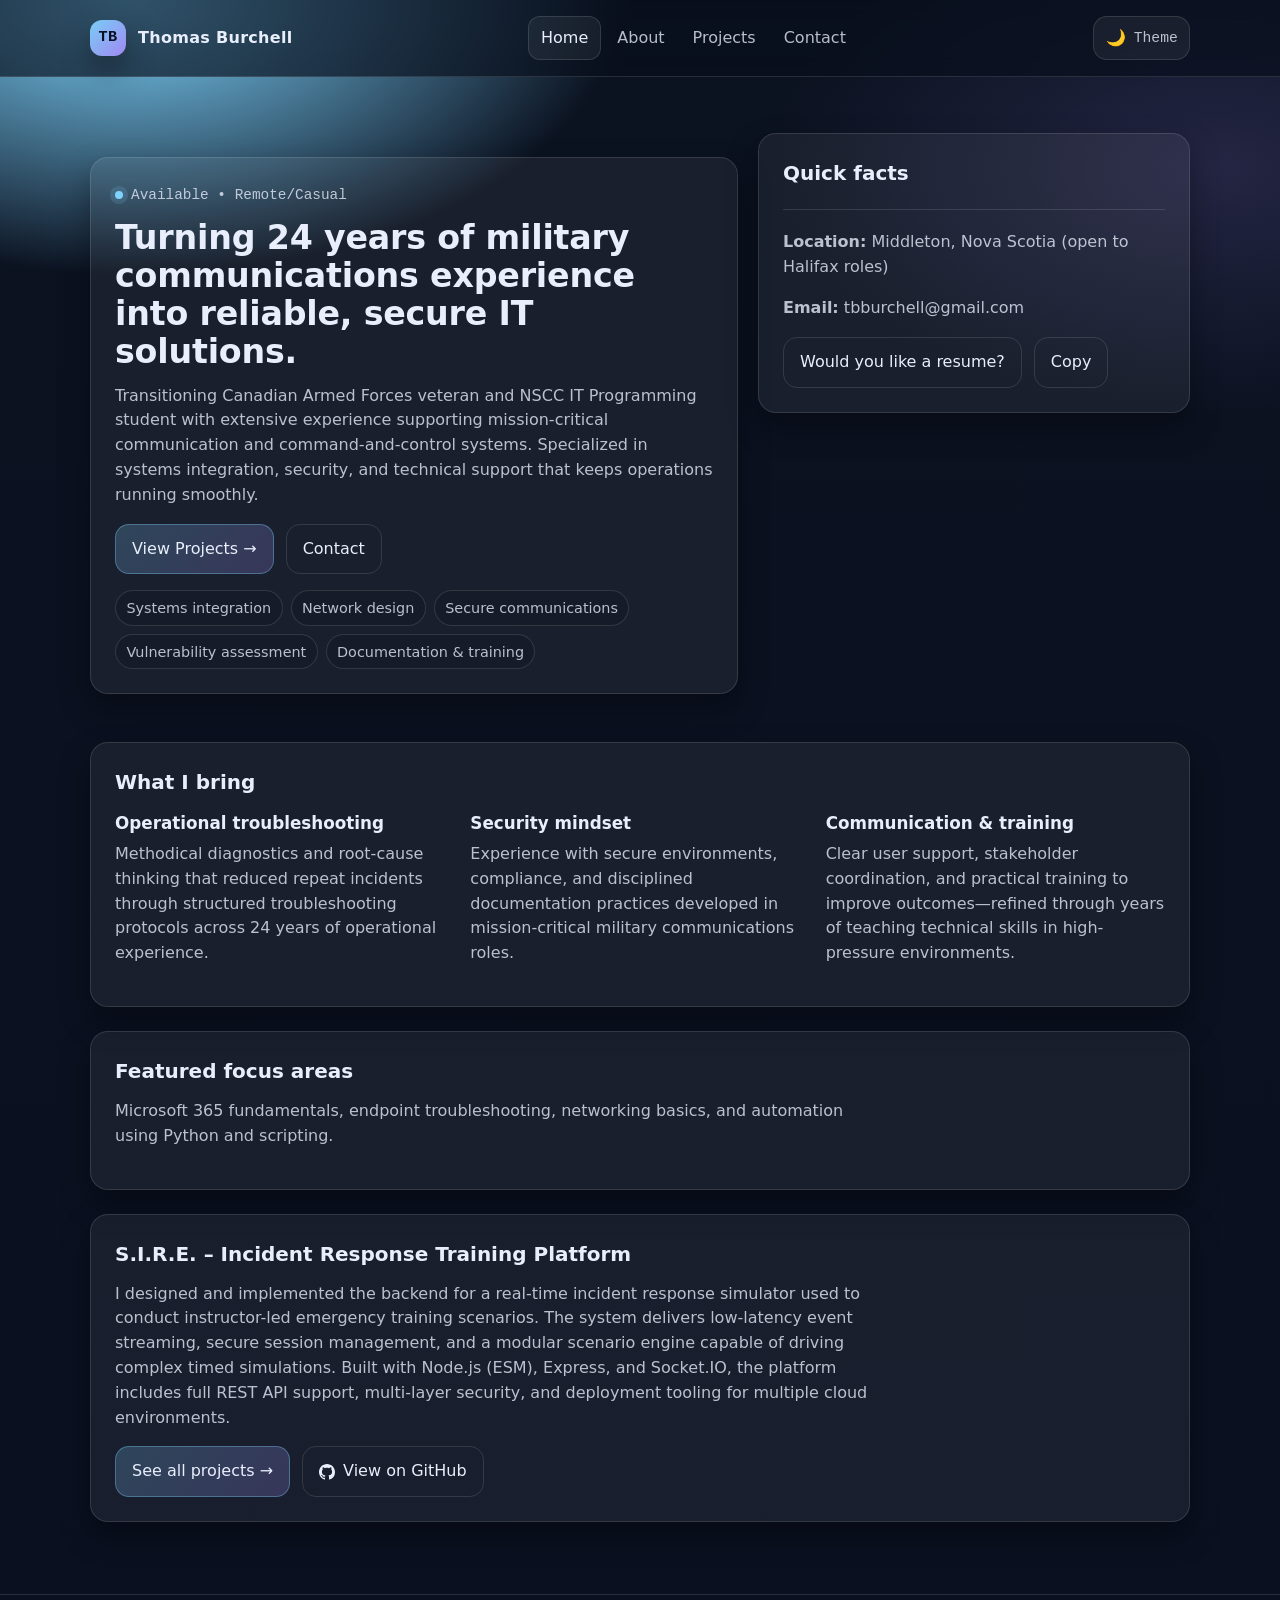
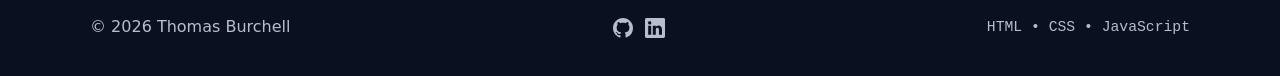
<file: index.html>
<!doctype html>
<html lang="en" data-theme="dark">
<head>
  <meta charset="utf-8" />
  <meta name="viewport" content="width=device-width,initial-scale=1" />
  <title>Thomas Burchell | IT & Systems Professional</title>
  <meta name="description" content="CAF veteran and IT Programming student specializing in systems integration, security, and technical support. 24 years of mission-critical communications experience." />
  
  <!-- Favicon -->
  <link rel="icon" type="image/png" sizes="32x32" href="assets/images/favicon-32x32.png">
  <link rel="icon" type="image/png" sizes="16x16" href="assets/images/favicon-16x16.png">
  <link rel="apple-touch-icon" sizes="180x180" href="assets/images/apple-touch-icon.png">
  
  <!-- Open Graph (LinkedIn, Facebook) -->
  <meta property="og:title" content="Thomas Burchell | IT & Systems Professional">
  <meta property="og:description" content="CAF veteran and IT Programming student specializing in systems integration, security, and technical support.">
  <meta property="og:image" content="https://anaxagorius.github.io/assets/images/og-preview.png">
  <meta property="og:url" content="https://anaxagorius.github.io/">
  <meta property="og:type" content="website">
  
  <!-- Twitter Card -->
  <meta name="twitter:card" content="summary_large_image">
  <meta name="twitter:title" content="Thomas Burchell | IT & Systems Professional">
  <meta name="twitter:description" content="CAF veteran and IT Programming student specializing in systems integration, security, and technical support.">
  <meta name="twitter:image" content="https://anaxagorius.github.io/assets/images/og-preview.png">
  
  <link rel="stylesheet" href="assets/css/styles.css" />
  <script defer src="assets/js/main.js"></script>
</head>
<body>
  <a class="skip-link" href="#main">Skip to content</a>
<header class="site-header">
  <div class="container">
    <div class="navbar">
      <a class="brand" href="index.html" aria-label="Go to home">
        <span class="brand-badge">TB</span>
        <span>Thomas Burchell</span>
      </a>

      <nav class="nav-links" aria-label="Primary">
        <a data-nav href="index.html">Home</a>
        <a data-nav href="about.html">About</a>
        <a data-nav href="projects.html">Projects</a>
        <a data-nav href="contact.html">Contact</a>
      </nav>

      <div class="nav-actions">
        <button class="icon-btn" data-theme-toggle type="button" aria-label="Toggle theme">
          <span data-theme-icon aria-hidden="true">🌙</span><span class="mini">Theme</span>
        </button>
        <button class="icon-btn hamburger" data-menu-toggle type="button" aria-expanded="false" aria-label="Open menu">☰</button>
      </div>
    </div>

    <div class="mobile-menu" data-mobile-menu>
      <a data-nav href="index.html">Home</a>
      <a data-nav href="about.html">About</a>
      <a data-nav href="projects.html">Projects</a>
      <a data-nav href="contact.html">Contact</a>
    </div>
  </div>
</header>

<main id="main" class="container">
  <div class="hero">
    <section class="card card-pad reveal">
      <div class="kicker"><span class="dot" aria-hidden="true"></span>Available • Remote/Casual</div>
      <h1>Turning 24 years of military communications experience into reliable, secure IT solutions.</h1>
      <p>
        Transitioning Canadian Armed Forces veteran and NSCC IT Programming student with extensive experience supporting
        mission‑critical communication and command‑and‑control systems. Specialized in systems integration, security, and technical support that keeps operations running smoothly.
      </p>
      <div class="btn-row">
        <a class="btn primary" href="projects.html">View Projects →</a>
        <a class="btn" href="contact.html">Contact</a>
      </div>
      <div class="pills" aria-label="Highlights">
        <span class="pill">Systems integration</span>
        <span class="pill">Network design</span>
        <span class="pill">Secure communications</span>
        <span class="pill">Vulnerability assessment</span>
        <span class="pill">Documentation & training</span>
      </div>
    </section>

    <aside class="card card-pad reveal">
      <h2>Quick facts</h2>
      <div class="hr"></div>
      <p><strong>Location:</strong> Middleton, Nova Scotia (open to Halifax roles)</p>
      <p><strong>Email:</strong> <span data-email>tbburchell@gmail.com</span></p>
      
      <div class="btn-row">
        <a class="btn" href="mailto:tbburchell@gmail.com?subject=Resume%20Request&body=Hi%20Thomas%2C%0A%0AI%20would%20like%20to%20request%20a%20copy%20of%20your%20resume.%0A%0AThanks!">Would you like a resume?</a>
        <button class="btn" data-copy-email type="button">Copy</button>
      </div>
      <!-- TIP: If you prefer privacy, replace the phone number with "Available upon request." -->
    </aside>
  </div>

  <section class="card card-pad reveal">
    <h2>What I bring</h2>
    <div class="grid">
      <div>
        <h3>Operational troubleshooting</h3>
        <p>Methodical diagnostics and root-cause thinking that reduced repeat incidents through structured troubleshooting protocols across 24 years of operational experience.</p>
      </div>
      <div>
        <h3>Security mindset</h3>
        <p>Experience with secure environments, compliance, and disciplined documentation practices developed in mission-critical military communications roles.</p>
      </div>
      <div>
        <h3>Communication & training</h3>
        <p>Clear user support, stakeholder coordination, and practical training to improve outcomes—refined through years of teaching technical skills in high-pressure environments.</p>
      </div>
    </div>
  </section>

  <section class="card card-pad reveal">
    <h2>Featured focus areas</h2>
    <p>
      Microsoft 365 fundamentals, endpoint troubleshooting, networking basics, and automation using Python and scripting.
    </p>
  </section>

  <section class="card card-pad reveal">
    <h2>S.I.R.E. – Incident Response Training Platform</h2>
    <p>
      I designed and implemented the backend for a real-time incident response simulator used to conduct instructor-led emergency training scenarios. The system delivers low-latency event streaming, secure session management, and a modular scenario engine capable of driving complex timed simulations. Built with Node.js (ESM), Express, and Socket.IO, the platform includes full REST API support, multi-layer security, and deployment tooling for multiple cloud environments.
    </p>
    <div class="btn-row">
      <a class="btn primary" href="projects.html">See all projects →</a>
      <a class="btn" href="https://github.com/Anaxagorius/S.I.R.E." target="_blank" rel="noopener">
        <svg width="16" height="16" fill="currentColor" viewBox="0 0 16 16" aria-hidden="true"><path d="M8 0C3.58 0 0 3.58 0 8c0 3.54 2.29 6.53 5.47 7.59.4.07.55-.17.55-.38 0-.19-.01-.82-.01-1.49-2.01.37-2.53-.49-2.69-.94-.09-.23-.48-.94-.82-1.13-.28-.15-.68-.52-.01-.53.63-.01 1.08.58 1.23.82.72 1.21 1.87.87 2.33.66.07-.52.28-.87.51-1.07-1.78-.2-3.64-.89-3.64-3.95 0-.87.31-1.59.82-2.15-.08-.2-.36-1.02.08-2.12 0 0 .67-.21 2.2.82.64-.18 1.32-.27 2-.27.68 0 1.36.09 2 .27 1.53-1.04 2.2-.82 2.2-.82.44 1.1.16 1.92.08 2.12.51.56.82 1.27.82 2.15 0 3.07-1.87 3.75-3.65 3.95.29.25.54.73.54 1.48 0 1.07-.01 1.93-.01 2.2 0 .21.15.46.55.38A8.012 8.012 0 0 0 16 8c0-4.42-3.58-8-8-8z"/></svg>
        View on GitHub
      </a>
    </div>
  </section>
</main>

<footer class="site-footer">
  <div class="container">
    <div class="footer-row">
      <span>© <span data-year></span> Thomas Burchell</span>
      <div style="display:flex;gap:.75rem;align-items:center;">
        <a href="https://github.com/Anaxagorius" aria-label="GitHub" style="display:flex;align-items:center;">
          <svg width="20" height="20" fill="currentColor" viewBox="0 0 16 16">
            <path d="M8 0C3.58 0 0 3.58 0 8c0 3.54 2.29 6.53 5.47 7.59.4.07.55-.17.55-.38 0-.19-.01-.82-.01-1.49-2.01.37-2.53-.49-2.69-.94-.09-.23-.48-.94-.82-1.13-.28-.15-.68-.52-.01-.53.63-.01 1.08.58 1.23.82.72 1.21 1.87.87 2.33.66.07-.52.28-.87.51-1.07-1.78-.2-3.64-.89-3.64-3.95 0-.87.31-1.59.82-2.15-.08-.2-.36-1.02.08-2.12 0 0 .67-.21 2.2.82.64-.18 1.32-.27 2-.27.68 0 1.36.09 2 .27 1.53-1.04 2.2-.82 2.2-.82.44 1.1.16 1.92.08 2.12.51.56.82 1.27.82 2.15 0 3.07-1.87 3.75-3.65 3.95.29.25.54.73.54 1.48 0 1.07-.01 1.93-.01 2.2 0 .21.15.46.55.38A8.012 8.012 0 0 0 16 8c0-4.42-3.58-8-8-8z"/>
          </svg>
        </a>
        <a href="https://www.linkedin.com/in/t-b-2252a82ab/" aria-label="LinkedIn" style="display:flex;align-items:center;">
          <svg width="20" height="20" fill="currentColor" viewBox="0 0 16 16">
            <path d="M0 1.146C0 .513.526 0 1.175 0h13.65C15.474 0 16 .513 16 1.146v13.708c0 .633-.526 1.146-1.175 1.146H1.175C.526 16 0 15.487 0 14.854V1.146zm4.943 12.248V6.169H2.542v7.225h2.401zm-1.2-8.212c.837 0 1.358-.554 1.358-1.248-.015-.709-.52-1.248-1.342-1.248-.822 0-1.359.54-1.359 1.248 0 .694.521 1.248 1.327 1.248h.016zm4.908 8.212V9.359c0-.216.016-.432.08-.586.173-.431.568-.878 1.232-.878.869 0 1.216.662 1.216 1.634v3.865h2.401V9.25c0-2.22-1.184-3.252-2.764-3.252-1.274 0-1.845.7-2.165 1.193v.025h-.016a5.54 5.54 0 0 1 .016-.025V6.169h-2.4c.03.678 0 7.225 0 7.225h2.4z"/>
          </svg>
        </a>
      </div>
      <span class="mini">HTML • CSS • JavaScript</span>
    </div>
  </div>
</footer>
</body>
</html>
</file>
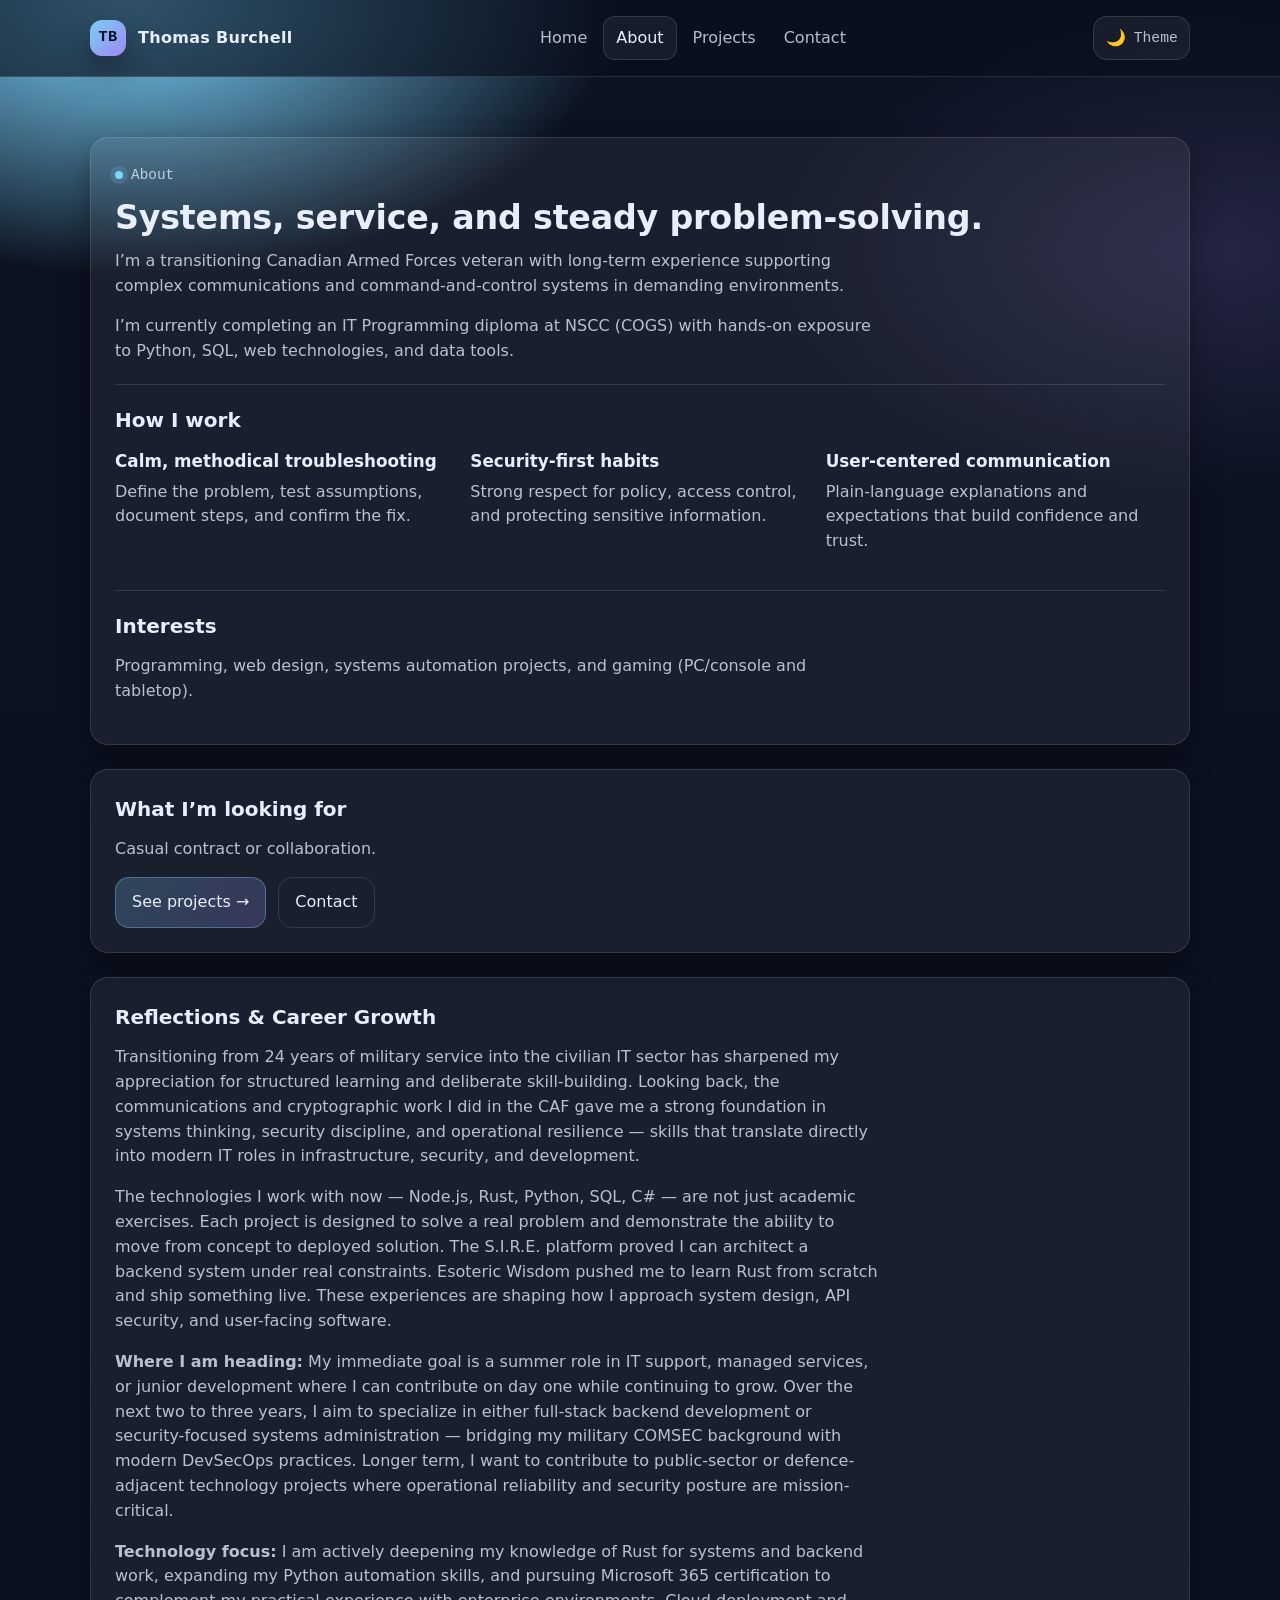
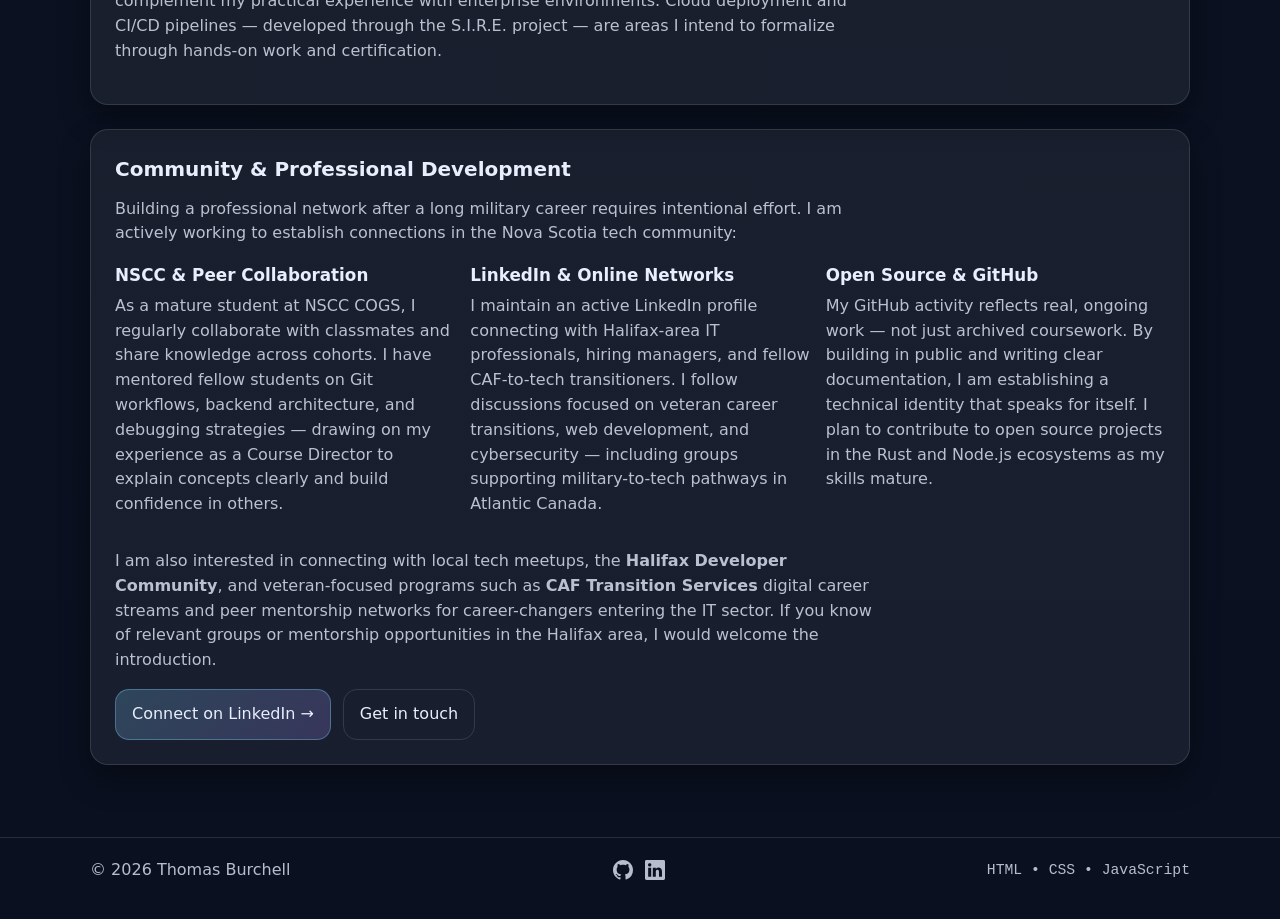
<file: about.html>
<!doctype html>
<html lang="en" data-theme="dark">
<head>
  <meta charset="utf-8" />
  <meta name="viewport" content="width=device-width,initial-scale=1" />
  <title>About | Thomas Burchell</title>
  <meta name="description" content="About Thomas Burchell — background, strengths, and interests." />
  
  <!-- Favicon -->
  <link rel="icon" type="image/png" sizes="32x32" href="assets/images/favicon-32x32.png">
  <link rel="icon" type="image/png" sizes="16x16" href="assets/images/favicon-16x16.png">
  <link rel="apple-touch-icon" sizes="180x180" href="assets/images/apple-touch-icon.png">
  
  <!-- Open Graph (LinkedIn, Facebook) -->
  <meta property="og:title" content="About | Thomas Burchell">
  <meta property="og:description" content="CAF veteran and IT Programming student specializing in systems integration, security, and technical support.">
  <meta property="og:image" content="https://anaxagorius.github.io/assets/images/og-preview.png">
  <meta property="og:url" content="https://anaxagorius.github.io/about.html">
  <meta property="og:type" content="website">
  
  <!-- Twitter Card -->
  <meta name="twitter:card" content="summary_large_image">
  <meta name="twitter:title" content="About | Thomas Burchell">
  <meta name="twitter:description" content="CAF veteran and IT Programming student specializing in systems integration, security, and technical support.">
  <meta name="twitter:image" content="https://anaxagorius.github.io/assets/images/og-preview.png">
  
  <link rel="stylesheet" href="assets/css/styles.css" />
  <script defer src="assets/js/main.js"></script>
</head>
<body>
  <a class="skip-link" href="#main">Skip to content</a>
<header class="site-header">
  <div class="container">
    <div class="navbar">
      <a class="brand" href="index.html" aria-label="Go to home">
        <span class="brand-badge">TB</span>
        <span>Thomas Burchell</span>
      </a>

      <nav class="nav-links" aria-label="Primary">
        <a data-nav href="index.html">Home</a>
        <a data-nav href="about.html">About</a>
        <a data-nav href="projects.html">Projects</a>
        <a data-nav href="contact.html">Contact</a>
      </nav>

      <div class="nav-actions">
        <button class="icon-btn" data-theme-toggle type="button" aria-label="Toggle theme">
          <span data-theme-icon aria-hidden="true">🌙</span><span class="mini">Theme</span>
        </button>
        <button class="icon-btn hamburger" data-menu-toggle type="button" aria-expanded="false" aria-label="Open menu">☰</button>
      </div>
    </div>

    <div class="mobile-menu" data-mobile-menu>
      <a data-nav href="index.html">Home</a>
      <a data-nav href="about.html">About</a>
      <a data-nav href="projects.html">Projects</a>
      <a data-nav href="contact.html">Contact</a>
    </div>
  </div>
</header>

<main id="main" class="container">
  <section class="card card-pad reveal">
    <div class="kicker"><span class="dot" aria-hidden="true"></span>About</div>
    <h1>Systems, service, and steady problem‑solving.</h1>

    <p>
      I’m a transitioning Canadian Armed Forces veteran with long-term experience supporting complex communications
      and command-and-control systems in demanding environments.
    </p>

    <p>
      I’m currently completing an IT Programming diploma at NSCC (COGS) with hands-on exposure to Python, SQL,
      web technologies, and data tools.
    </p>

    <div class="hr"></div>

    <h2>How I work</h2>
    <div class="grid">
      <div>
        <h3>Calm, methodical troubleshooting</h3>
        <p>Define the problem, test assumptions, document steps, and confirm the fix.</p>
      </div>
      <div>
        <h3>Security-first habits</h3>
        <p>Strong respect for policy, access control, and protecting sensitive information.</p>
      </div>
      <div>
        <h3>User-centered communication</h3>
        <p>Plain-language explanations and expectations that build confidence and trust.</p>
      </div>
    </div>

    <div class="hr"></div>

    <h2>Interests</h2>
    <p>Programming, web design, systems automation projects, and gaming (PC/console and tabletop).</p>
  </section>

  <section class="card card-pad reveal">
    <h2>What I’m looking for</h2>
    <p>
      Casual contract or collaboration.
    </p>
    <div class="btn-row">
      <a class="btn primary" href="projects.html">See projects →</a>
      <a class="btn" href="contact.html">Contact</a>
    </div>
  </section>

  <section class="card card-pad reveal">
    <h2>Reflections &amp; Career Growth</h2>
    <p>
      Transitioning from 24 years of military service into the civilian IT sector has sharpened my appreciation for
      structured learning and deliberate skill-building. Looking back, the communications and cryptographic work I did
      in the CAF gave me a strong foundation in systems thinking, security discipline, and operational resilience &mdash;
      skills that translate directly into modern IT roles in infrastructure, security, and development.
    </p>
    <p>
      The technologies I work with now &mdash; Node.js, Rust, Python, SQL, C# &mdash; are not just academic exercises.
      Each project is designed to solve a real problem and demonstrate the ability to move from concept to deployed
      solution. The S.I.R.E. platform proved I can architect a backend system under real constraints. Esoteric Wisdom
      pushed me to learn Rust from scratch and ship something live. These experiences are shaping how I approach
      system design, API security, and user-facing software.
    </p>
    <p>
      <strong>Where I am heading:</strong> My immediate goal is a summer role in IT support, managed services, or
      junior development where I can contribute on day one while continuing to grow. Over the next two to three years,
      I aim to specialize in either full-stack backend development or security-focused systems administration &mdash;
      bridging my military COMSEC background with modern DevSecOps practices. Longer term, I want to contribute to
      public-sector or defence-adjacent technology projects where operational reliability and security posture are
      mission-critical.
    </p>
    <p>
      <strong>Technology focus:</strong> I am actively deepening my knowledge of Rust for systems and backend work,
      expanding my Python automation skills, and pursuing Microsoft 365 certification to complement my practical
      experience with enterprise environments. Cloud deployment and CI/CD pipelines &mdash; developed through the S.I.R.E.
      project &mdash; are areas I intend to formalize through hands-on work and certification.
    </p>
  </section>

  <section class="card card-pad reveal">
    <h2>Community &amp; Professional Development</h2>
    <p>
      Building a professional network after a long military career requires intentional effort. I am actively working
      to establish connections in the Nova Scotia tech community:
    </p>
    <div class="grid">
      <div>
        <h3>NSCC &amp; Peer Collaboration</h3>
        <p>
          As a mature student at NSCC COGS, I regularly collaborate with classmates and share knowledge across
          cohorts. I have mentored fellow students on Git workflows, backend architecture, and debugging strategies &mdash;
          drawing on my experience as a Course Director to explain concepts clearly and build confidence in others.
        </p>
      </div>
      <div>
        <h3>LinkedIn &amp; Online Networks</h3>
        <p>
          I maintain an active LinkedIn profile connecting with Halifax-area IT professionals, hiring managers, and
          fellow CAF-to-tech transitioners. I follow discussions focused on veteran career transitions, web
          development, and cybersecurity &mdash; including groups supporting military-to-tech pathways in Atlantic Canada.
        </p>
      </div>
      <div>
        <h3>Open Source &amp; GitHub</h3>
        <p>
          My GitHub activity reflects real, ongoing work &mdash; not just archived coursework. By building in public and
          writing clear documentation, I am establishing a technical identity that speaks for itself. I plan to
          contribute to open source projects in the Rust and Node.js ecosystems as my skills mature.
        </p>
      </div>
    </div>
    <p style="margin-top:1rem;">
      I am also interested in connecting with local tech meetups, the <strong>Halifax Developer Community</strong>,
      and veteran-focused programs such as <strong>CAF Transition Services</strong> digital career streams and
      peer mentorship networks for career-changers entering the IT sector. If you know of relevant groups or
      mentorship opportunities in the Halifax area, I would welcome the introduction.
    </p>
    <div class="btn-row">
      <a class="btn primary" href="https://www.linkedin.com/in/t-b-2252a82ab/" target="_blank" rel="noopener">Connect on LinkedIn →</a>
      <a class="btn" href="contact.html">Get in touch</a>
    </div>
  </section>
</main>

<footer class="site-footer">
  <div class="container">
    <div class="footer-row">
      <span>© <span data-year></span> Thomas Burchell</span>
      <div style="display:flex;gap:.75rem;align-items:center;">
        <a href="https://github.com/Anaxagorius" aria-label="GitHub" style="display:flex;align-items:center;">
          <svg width="20" height="20" fill="currentColor" viewBox="0 0 16 16">
            <path d="M8 0C3.58 0 0 3.58 0 8c0 3.54 2.29 6.53 5.47 7.59.4.07.55-.17.55-.38 0-.19-.01-.82-.01-1.49-2.01.37-2.53-.49-2.69-.94-.09-.23-.48-.94-.82-1.13-.28-.15-.68-.52-.01-.53.63-.01 1.08.58 1.23.82.72 1.21 1.87.87 2.33.66.07-.52.28-.87.51-1.07-1.78-.2-3.64-.89-3.64-3.95 0-.87.31-1.59.82-2.15-.08-.2-.36-1.02.08-2.12 0 0 .67-.21 2.2.82.64-.18 1.32-.27 2-.27.68 0 1.36.09 2 .27 1.53-1.04 2.2-.82 2.2-.82.44 1.1.16 1.92.08 2.12.51.56.82 1.27.82 2.15 0 3.07-1.87 3.75-3.65 3.95.29.25.54.73.54 1.48 0 1.07-.01 1.93-.01 2.2 0 .21.15.46.55.38A8.012 8.012 0 0 0 16 8c0-4.42-3.58-8-8-8z"/>
          </svg>
        </a>
        <a href="https://www.linkedin.com/in/t-b-2252a82ab/" aria-label="LinkedIn" style="display:flex;align-items:center;">
          <svg width="20" height="20" fill="currentColor" viewBox="0 0 16 16">
            <path d="M0 1.146C0 .513.526 0 1.175 0h13.65C15.474 0 16 .513 16 1.146v13.708c0 .633-.526 1.146-1.175 1.146H1.175C.526 16 0 15.487 0 14.854V1.146zm4.943 12.248V6.169H2.542v7.225h2.401zm-1.2-8.212c.837 0 1.358-.554 1.358-1.248-.015-.709-.52-1.248-1.342-1.248-.822 0-1.359.54-1.359 1.248 0 .694.521 1.248 1.327 1.248h.016zm4.908 8.212V9.359c0-.216.016-.432.08-.586.173-.431.568-.878 1.232-.878.869 0 1.216.662 1.216 1.634v3.865h2.401V9.25c0-2.22-1.184-3.252-2.764-3.252-1.274 0-1.845.7-2.165 1.193v.025h-.016a5.54 5.54 0 0 1 .016-.025V6.169h-2.4c.03.678 0 7.225 0 7.225h2.4z"/>
          </svg>
        </a>
      </div>
      <span class="mini">HTML • CSS • JavaScript</span>
    </div>
  </div>
</footer>
</body>
</html>
</file>
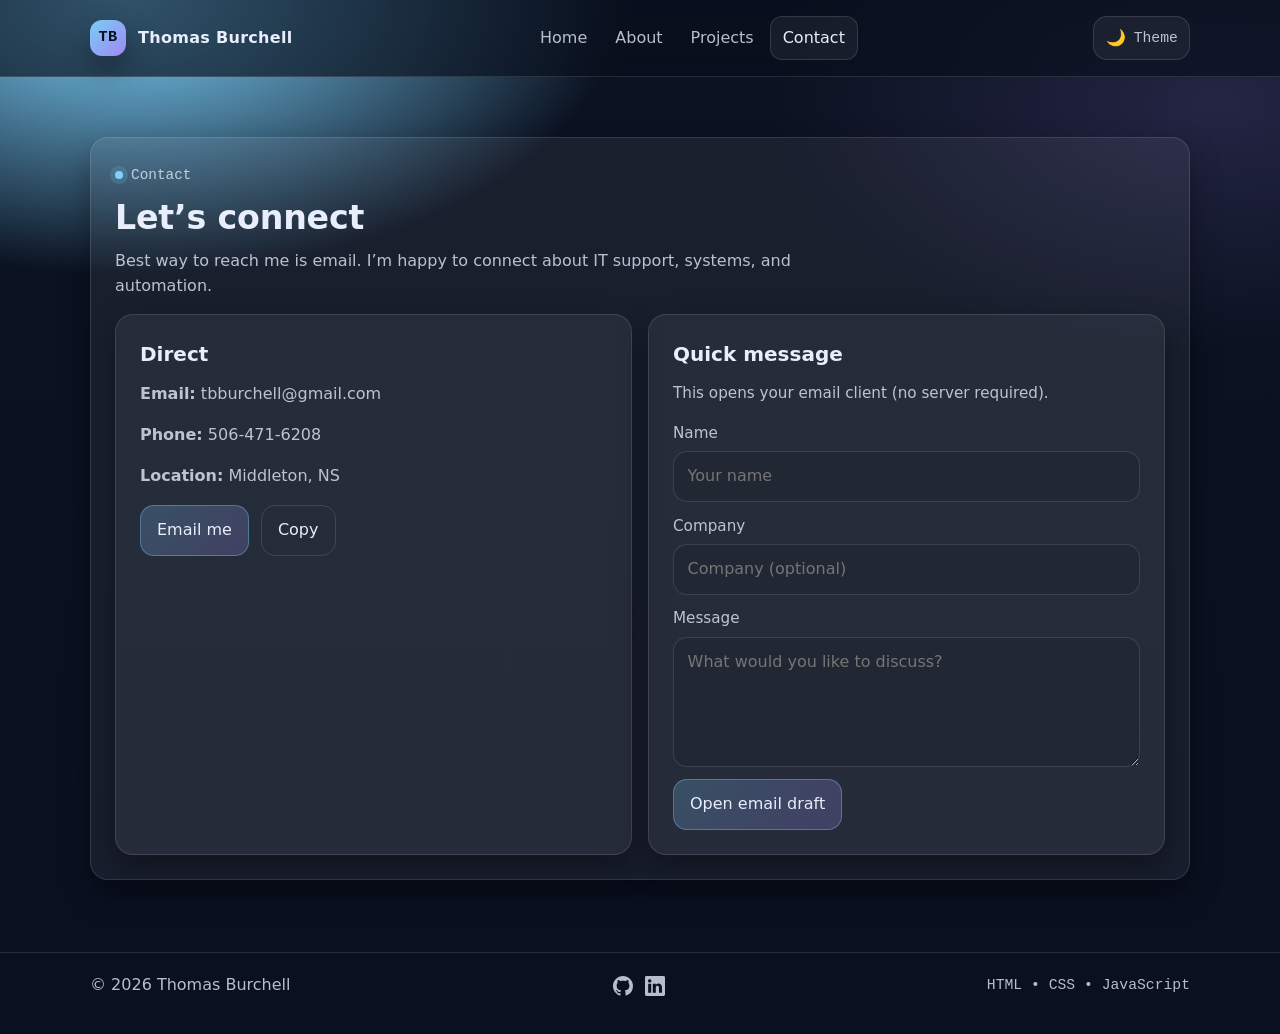
<file: contact.html>
<!doctype html>
<html lang="en" data-theme="dark">
<head>
  <meta charset="utf-8" />
  <meta name="viewport" content="width=device-width,initial-scale=1" />
  <title>Contact | Thomas Burchell</title>
  <meta name="description" content="Contact Thomas Burchell — email, phone, and quick message." />
  
  <!-- Favicon -->
  <link rel="icon" type="image/png" sizes="32x32" href="assets/images/favicon-32x32.png">
  <link rel="icon" type="image/png" sizes="16x16" href="assets/images/favicon-16x16.png">
  <link rel="apple-touch-icon" sizes="180x180" href="assets/images/apple-touch-icon.png">
  
  <!-- Open Graph (LinkedIn, Facebook) -->
  <meta property="og:title" content="Contact | Thomas Burchell">
  <meta property="og:description" content="CAF veteran and IT Programming student specializing in systems integration, security, and technical support.">
  <meta property="og:image" content="https://anaxagorius.github.io/assets/images/og-preview.png">
  <meta property="og:url" content="https://anaxagorius.github.io/contact.html">
  <meta property="og:type" content="website">
  
  <!-- Twitter Card -->
  <meta name="twitter:card" content="summary_large_image">
  <meta name="twitter:title" content="Contact | Thomas Burchell">
  <meta name="twitter:description" content="CAF veteran and IT Programming student specializing in systems integration, security, and technical support.">
  <meta name="twitter:image" content="https://anaxagorius.github.io/assets/images/og-preview.png">
  
  <link rel="stylesheet" href="assets/css/styles.css" />
  <script defer src="assets/js/main.js"></script>
</head>
<body>
  <a class="skip-link" href="#main">Skip to content</a>
<header class="site-header">
  <div class="container">
    <div class="navbar">
      <a class="brand" href="index.html" aria-label="Go to home">
        <span class="brand-badge">TB</span>
        <span>Thomas Burchell</span>
      </a>

      <nav class="nav-links" aria-label="Primary">
        <a data-nav href="index.html">Home</a>
        <a data-nav href="about.html">About</a>
        <a data-nav href="projects.html">Projects</a>
        <a data-nav href="contact.html">Contact</a>
      </nav>

      <div class="nav-actions">
        <button class="icon-btn" data-theme-toggle type="button" aria-label="Toggle theme">
          <span data-theme-icon aria-hidden="true">🌙</span><span class="mini">Theme</span>
        </button>
        <button class="icon-btn hamburger" data-menu-toggle type="button" aria-expanded="false" aria-label="Open menu">☰</button>
      </div>
    </div>

    <div class="mobile-menu" data-mobile-menu>
      <a data-nav href="index.html">Home</a>
      <a data-nav href="about.html">About</a>
      <a data-nav href="projects.html">Projects</a>
      <a data-nav href="contact.html">Contact</a>
    </div>
  </div>
</header>

<main id="main" class="container">
  <section class="card card-pad reveal">
    <div class="kicker"><span class="dot" aria-hidden="true"></span>Contact</div>
    <h1>Let’s connect</h1>
    <p>Best way to reach me is email. I’m happy to connect about IT support, systems, and automation.</p>

    <div class="contact-grid">
      <div class="card card-pad">
        <h2>Direct</h2>
        <p><strong>Email:</strong> <span data-email>tbburchell@gmail.com</span></p>
        <p><strong>Phone:</strong> 506‑471‑6208</p>
        <p><strong>Location:</strong> Middleton, NS</p>
        <div class="btn-row">
          <a class="btn primary" href="mailto:tbburchell@gmail.com?subject=Portfolio%20Inquiry">Email me</a>
          <button class="btn" data-copy-email type="button">Copy</button>
        </div>
        <!-- TIP: Replace phone with “Available upon request” if desired. -->
      </div>

      <div class="card card-pad">
        <h2>Quick message</h2>
        <p class="notice">This opens your email client (no server required).</p>
        <form data-mailto-form>
          <div class="field">
            <label for="name">Name</label>
            <input id="name" name="name" autocomplete="name" placeholder="Your name" />
          </div>
          <div class="field">
            <label for="company">Company</label>
            <input id="company" name="company" autocomplete="organization" placeholder="Company (optional)" />
          </div>
          <div class="field">
            <label for="msg">Message</label>
            <textarea id="msg" name="msg" placeholder="What would you like to discuss?"></textarea>
          </div>
          <button class="btn primary" type="submit">Open email draft</button>
        </form>
      </div>
    </div>
  </section>
</main>

<footer class="site-footer">
  <div class="container">
    <div class="footer-row">
      <span>© <span data-year></span> Thomas Burchell</span>
      <div style="display:flex;gap:.75rem;align-items:center;">
        <a href="https://github.com/Anaxagorius" aria-label="GitHub" style="display:flex;align-items:center;">
          <svg width="20" height="20" fill="currentColor" viewBox="0 0 16 16">
            <path d="M8 0C3.58 0 0 3.58 0 8c0 3.54 2.29 6.53 5.47 7.59.4.07.55-.17.55-.38 0-.19-.01-.82-.01-1.49-2.01.37-2.53-.49-2.69-.94-.09-.23-.48-.94-.82-1.13-.28-.15-.68-.52-.01-.53.63-.01 1.08.58 1.23.82.72 1.21 1.87.87 2.33.66.07-.52.28-.87.51-1.07-1.78-.2-3.64-.89-3.64-3.95 0-.87.31-1.59.82-2.15-.08-.2-.36-1.02.08-2.12 0 0 .67-.21 2.2.82.64-.18 1.32-.27 2-.27.68 0 1.36.09 2 .27 1.53-1.04 2.2-.82 2.2-.82.44 1.1.16 1.92.08 2.12.51.56.82 1.27.82 2.15 0 3.07-1.87 3.75-3.65 3.95.29.25.54.73.54 1.48 0 1.07-.01 1.93-.01 2.2 0 .21.15.46.55.38A8.012 8.012 0 0 0 16 8c0-4.42-3.58-8-8-8z"/>
          </svg>
        </a>
        <a href="https://www.linkedin.com/in/t-b-2252a82ab/" aria-label="LinkedIn" style="display:flex;align-items:center;">
          <svg width="20" height="20" fill="currentColor" viewBox="0 0 16 16">
            <path d="M0 1.146C0 .513.526 0 1.175 0h13.65C15.474 0 16 .513 16 1.146v13.708c0 .633-.526 1.146-1.175 1.146H1.175C.526 16 0 15.487 0 14.854V1.146zm4.943 12.248V6.169H2.542v7.225h2.401zm-1.2-8.212c.837 0 1.358-.554 1.358-1.248-.015-.709-.52-1.248-1.342-1.248-.822 0-1.359.54-1.359 1.248 0 .694.521 1.248 1.327 1.248h.016zm4.908 8.212V9.359c0-.216.016-.432.08-.586.173-.431.568-.878 1.232-.878.869 0 1.216.662 1.216 1.634v3.865h2.401V9.25c0-2.22-1.184-3.252-2.764-3.252-1.274 0-1.845.7-2.165 1.193v.025h-.016a5.54 5.54 0 0 1 .016-.025V6.169h-2.4c.03.678 0 7.225 0 7.225h2.4z"/>
          </svg>
        </a>
      </div>
      <span class="mini">HTML • CSS • JavaScript</span>
    </div>
  </div>
</footer>
</body>
</html>
</file>
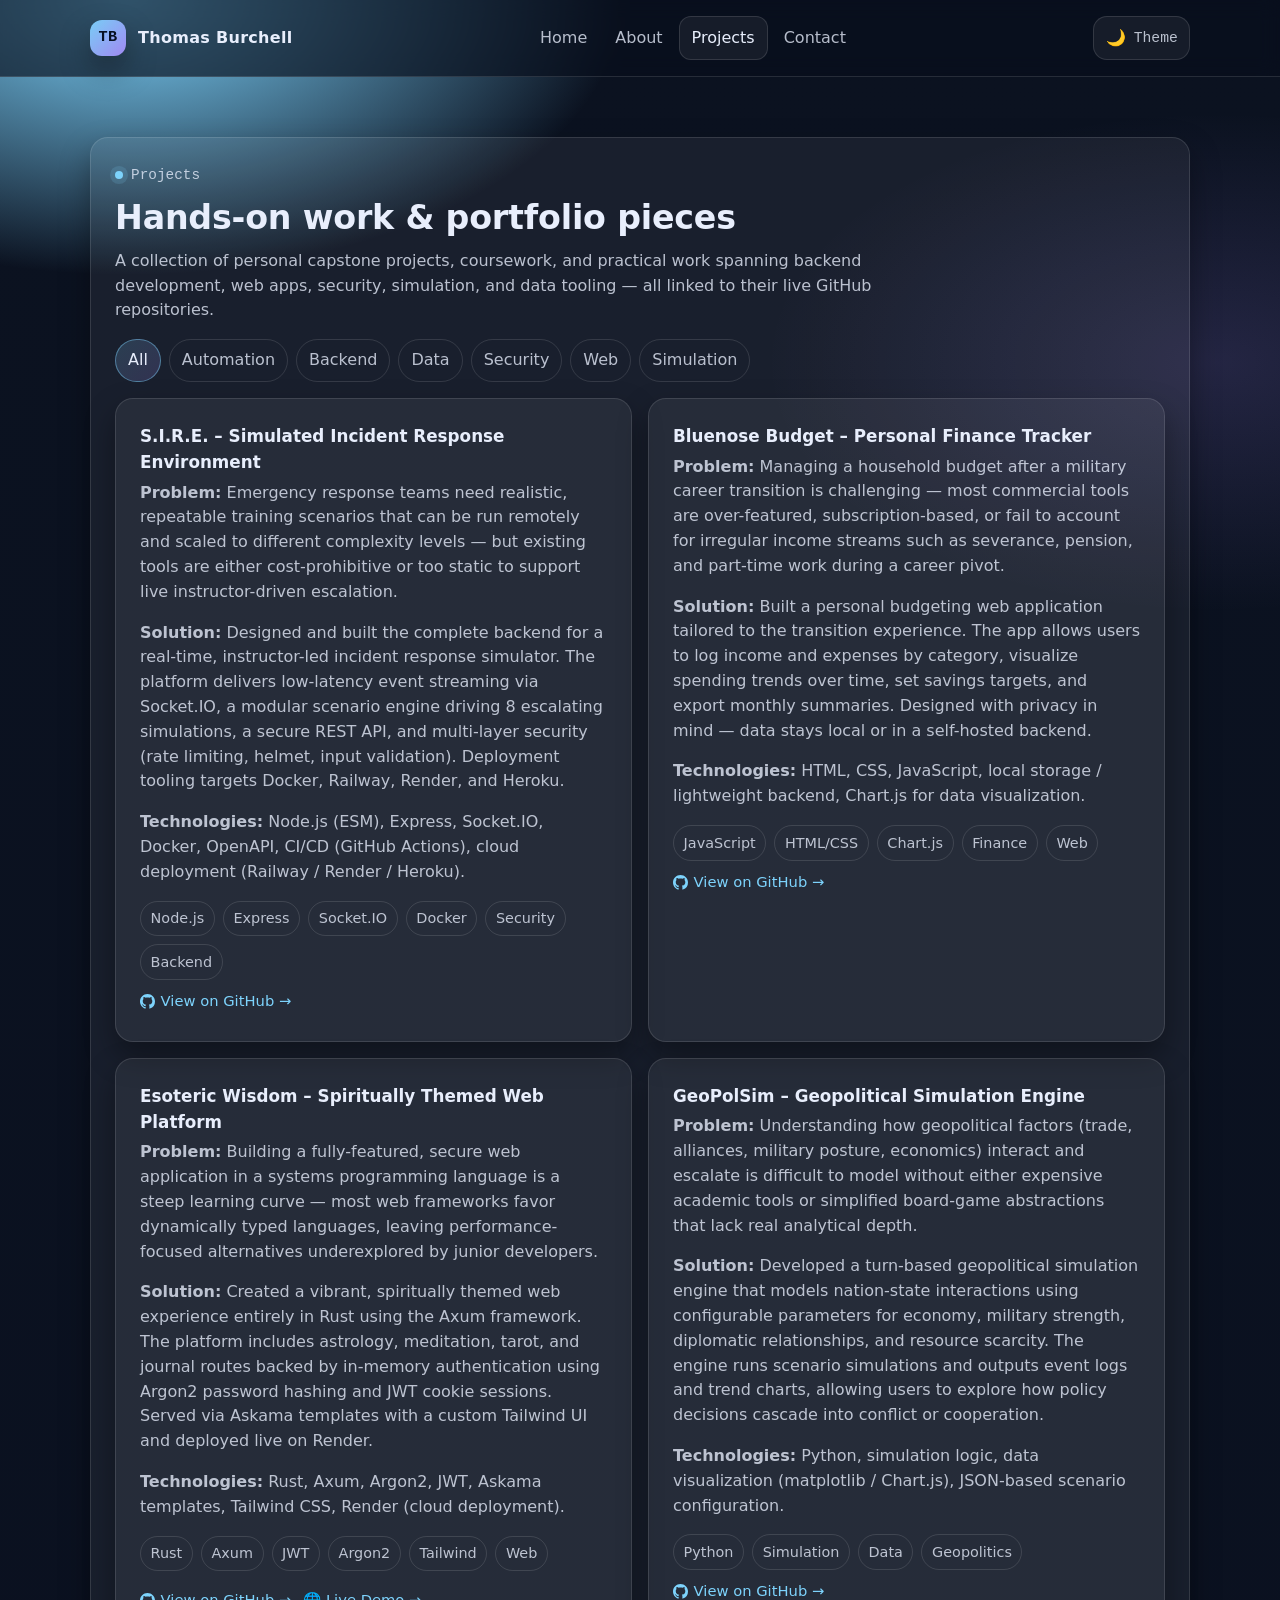
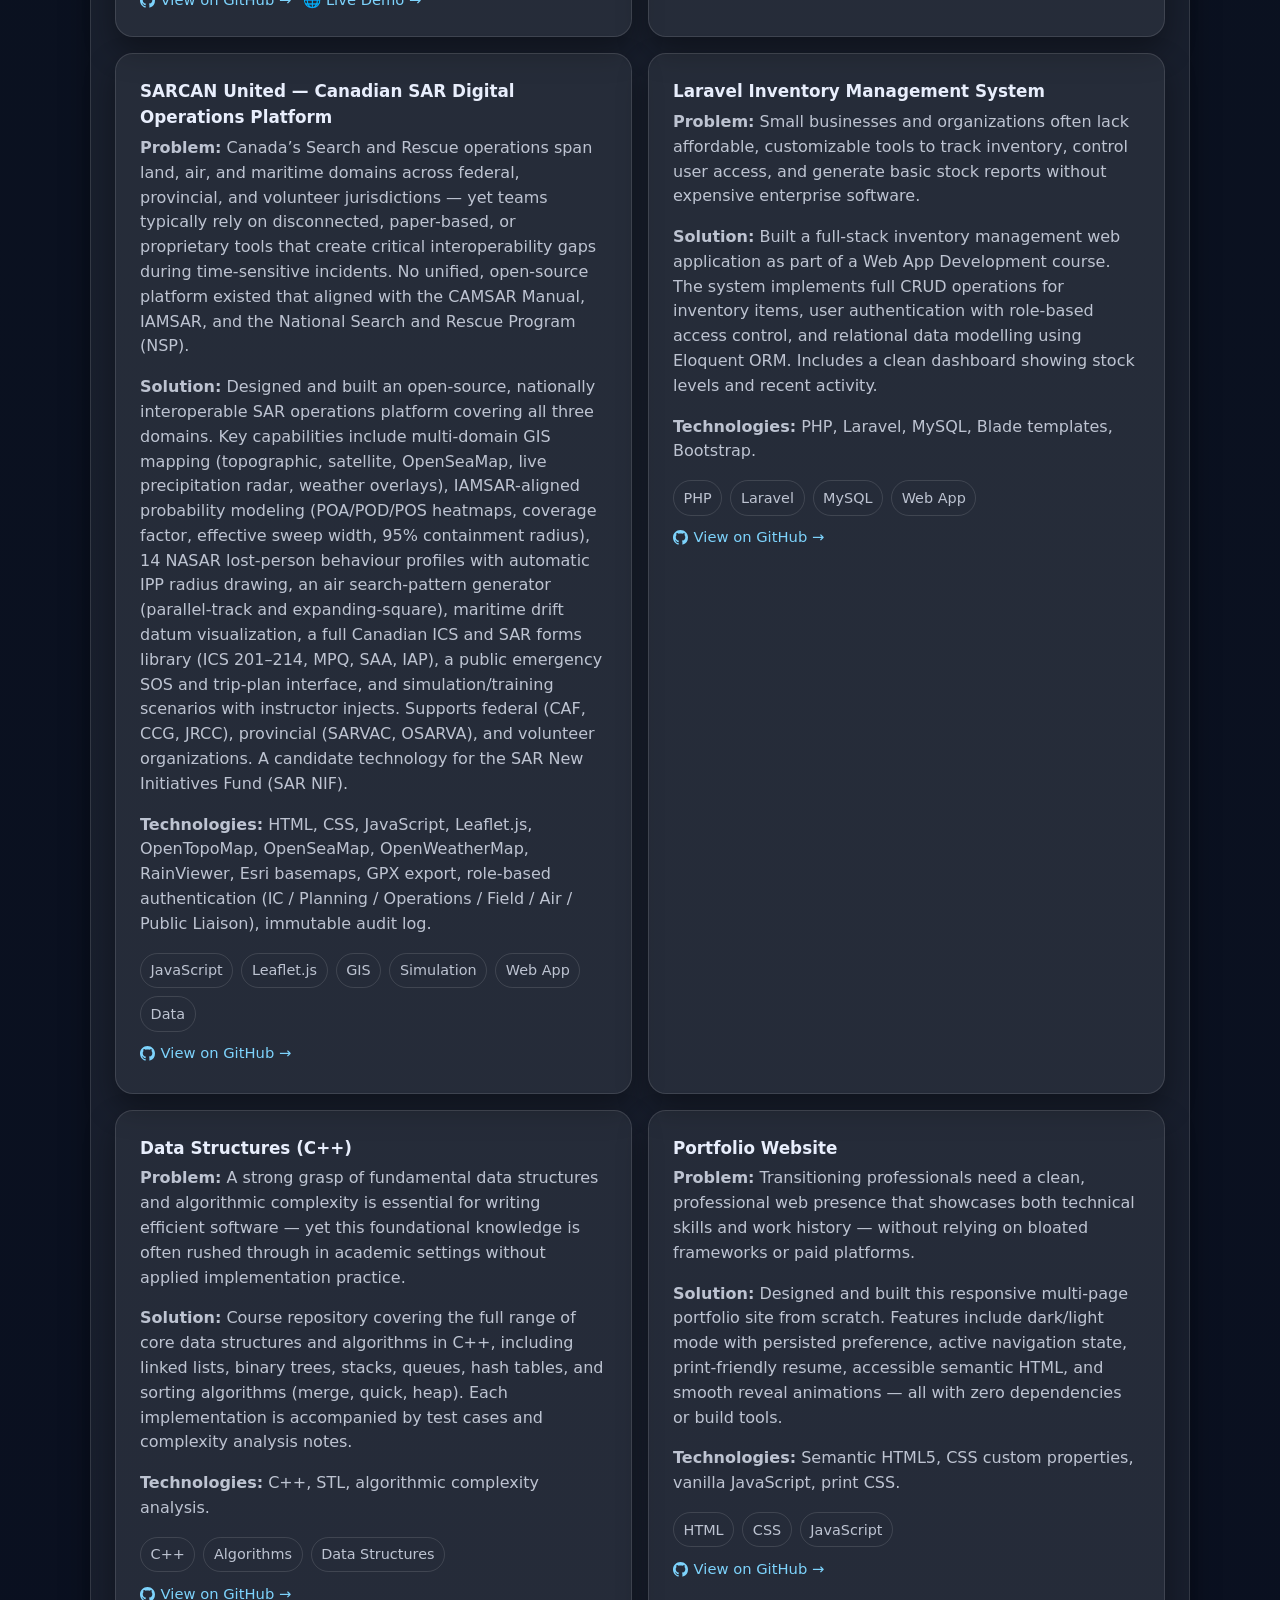
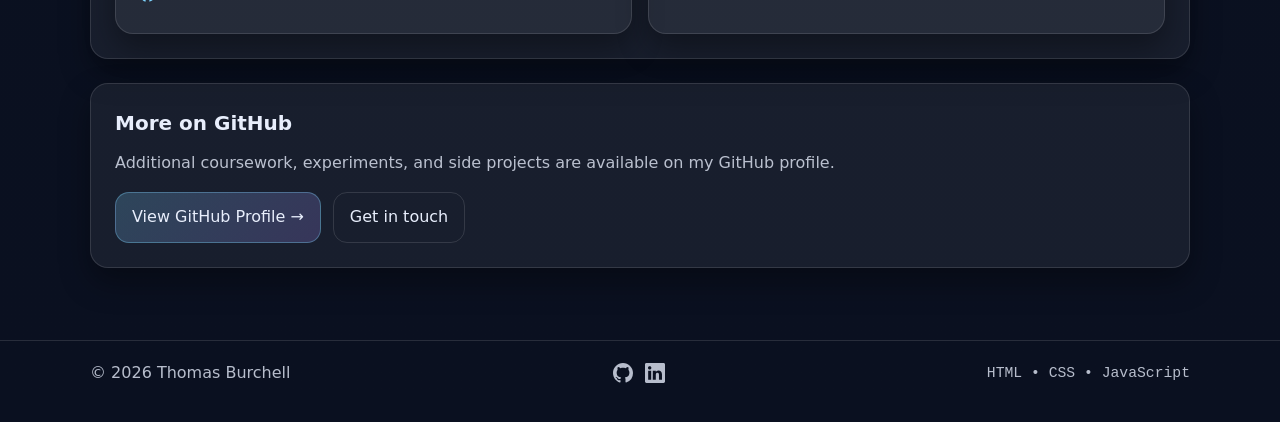
<file: projects.html>
<!doctype html>
<html lang="en" data-theme="dark">
<head>
  <meta charset="utf-8" />
  <meta name="viewport" content="width=device-width,initial-scale=1" />
  <title>Projects | Thomas Burchell</title>
  <meta name="description" content="Projects — automation, data, and IT support examples." />
  
  <!-- Favicon -->
  <link rel="icon" type="image/png" sizes="32x32" href="assets/images/favicon-32x32.png">
  <link rel="icon" type="image/png" sizes="16x16" href="assets/images/favicon-16x16.png">
  <link rel="apple-touch-icon" sizes="180x180" href="assets/images/apple-touch-icon.png">
  
  <!-- Open Graph (LinkedIn, Facebook) -->
  <meta property="og:title" content="Projects | Thomas Burchell">
  <meta property="og:description" content="CAF veteran and IT Programming student specializing in systems integration, security, and technical support.">
  <meta property="og:image" content="https://anaxagorius.github.io/assets/images/og-preview.png">
  <meta property="og:url" content="https://anaxagorius.github.io/projects.html">
  <meta property="og:type" content="website">
  
  <!-- Twitter Card -->
  <meta name="twitter:card" content="summary_large_image">
  <meta name="twitter:title" content="Projects | Thomas Burchell">
  <meta name="twitter:description" content="CAF veteran and IT Programming student specializing in systems integration, security, and technical support.">
  <meta name="twitter:image" content="https://anaxagorius.github.io/assets/images/og-preview.png">
  
  <link rel="stylesheet" href="assets/css/styles.css" />
  <script defer src="assets/js/main.js"></script>
</head>
<body>
  <a class="skip-link" href="#main">Skip to content</a>
<header class="site-header">
  <div class="container">
    <div class="navbar">
      <a class="brand" href="index.html" aria-label="Go to home">
        <span class="brand-badge">TB</span>
        <span>Thomas Burchell</span>
      </a>

      <nav class="nav-links" aria-label="Primary">
        <a data-nav href="index.html">Home</a>
        <a data-nav href="about.html">About</a>
        <a data-nav href="projects.html">Projects</a>
        <a data-nav href="contact.html">Contact</a>
      </nav>

      <div class="nav-actions">
        <button class="icon-btn" data-theme-toggle type="button" aria-label="Toggle theme">
          <span data-theme-icon aria-hidden="true">🌙</span><span class="mini">Theme</span>
        </button>
        <button class="icon-btn hamburger" data-menu-toggle type="button" aria-expanded="false" aria-label="Open menu">☰</button>
      </div>
    </div>

    <div class="mobile-menu" data-mobile-menu>
      <a data-nav href="index.html">Home</a>
      <a data-nav href="about.html">About</a>
      <a data-nav href="projects.html">Projects</a>
      <a data-nav href="contact.html">Contact</a>
    </div>
  </div>
</header>

<main id="main" class="container">
  <section class="card card-pad reveal">
    <div class="kicker"><span class="dot" aria-hidden="true"></span>Projects</div>
    <h1>Hands‑on work & portfolio pieces</h1>
    <p>
      A collection of personal capstone projects, coursework, and practical work spanning backend development, web apps, security, simulation, and data tooling — all linked to their live GitHub repositories.
    </p>

    <div class="filters" role="toolbar" aria-label="Project filters">
      <button class="filter" data-filter="all" aria-pressed="true" type="button">All</button>
      <button class="filter" data-filter="automation" aria-pressed="false" type="button">Automation</button>
      <button class="filter" data-filter="backend" aria-pressed="false" type="button">Backend</button>
      <button class="filter" data-filter="data" aria-pressed="false" type="button">Data</button>
      <button class="filter" data-filter="security" aria-pressed="false" type="button">Security</button>
      <button class="filter" data-filter="web" aria-pressed="false" type="button">Web</button>
      <button class="filter" data-filter="simulation" aria-pressed="false" type="button">Simulation</button>
    </div>

    <div class="project-grid">

      <!-- S.I.R.E. -->
      <article class="card card-pad project reveal" data-project data-tags="backend,security,automation">
        <h3>S.I.R.E. – Simulated Incident Response Environment</h3>
        <p><strong>Problem:</strong> Emergency response teams need realistic, repeatable training scenarios that can be run remotely and scaled to different complexity levels — but existing tools are either cost-prohibitive or too static to support live instructor-driven escalation.</p>
        <p><strong>Solution:</strong> Designed and built the complete backend for a real-time, instructor-led incident response simulator. The platform delivers low-latency event streaming via Socket.IO, a modular scenario engine driving 8 escalating simulations, a secure REST API, and multi-layer security (rate limiting, helmet, input validation). Deployment tooling targets Docker, Railway, Render, and Heroku.</p>
        <p><strong>Technologies:</strong> Node.js (ESM), Express, Socket.IO, Docker, OpenAPI, CI/CD (GitHub Actions), cloud deployment (Railway / Render / Heroku).</p>
        <div class="meta"><span class="tag">Node.js</span><span class="tag">Express</span><span class="tag">Socket.IO</span><span class="tag">Docker</span><span class="tag">Security</span><span class="tag">Backend</span></div>
        <a class="project-link" href="https://github.com/Anaxagorius/S.I.R.E." target="_blank" rel="noopener">
          <svg width="15" height="15" fill="currentColor" viewBox="0 0 16 16" aria-hidden="true"><path d="M8 0C3.58 0 0 3.58 0 8c0 3.54 2.29 6.53 5.47 7.59.4.07.55-.17.55-.38 0-.19-.01-.82-.01-1.49-2.01.37-2.53-.49-2.69-.94-.09-.23-.48-.94-.82-1.13-.28-.15-.68-.52-.01-.53.63-.01 1.08.58 1.23.82.72 1.21 1.87.87 2.33.66.07-.52.28-.87.51-1.07-1.78-.2-3.64-.89-3.64-3.95 0-.87.31-1.59.82-2.15-.08-.2-.36-1.02.08-2.12 0 0 .67-.21 2.2.82.64-.18 1.32-.27 2-.27.68 0 1.36.09 2 .27 1.53-1.04 2.2-.82 2.2-.82.44 1.1.16 1.92.08 2.12.51.56.82 1.27.82 2.15 0 3.07-1.87 3.75-3.65 3.95.29.25.54.73.54 1.48 0 1.07-.01 1.93-.01 2.2 0 .21.15.46.55.38A8.012 8.012 0 0 0 16 8c0-4.42-3.58-8-8-8z"/></svg>
          View on GitHub →
        </a>
      </article>

      <!-- Bluenose Budget -->
      <article class="card card-pad project reveal" data-project data-tags="web,data,automation">
        <h3>Bluenose Budget – Personal Finance Tracker</h3>
        <p><strong>Problem:</strong> Managing a household budget after a military career transition is challenging — most commercial tools are over-featured, subscription-based, or fail to account for irregular income streams such as severance, pension, and part-time work during a career pivot.</p>
        <p><strong>Solution:</strong> Built a personal budgeting web application tailored to the transition experience. The app allows users to log income and expenses by category, visualize spending trends over time, set savings targets, and export monthly summaries. Designed with privacy in mind — data stays local or in a self-hosted backend.</p>
        <p><strong>Technologies:</strong> HTML, CSS, JavaScript, local storage / lightweight backend, Chart.js for data visualization.</p>
        <div class="meta"><span class="tag">JavaScript</span><span class="tag">HTML/CSS</span><span class="tag">Chart.js</span><span class="tag">Finance</span><span class="tag">Web</span></div>
        <a class="project-link" href="https://github.com/Anaxagorius/bluenose-budget" target="_blank" rel="noopener">
          <svg width="15" height="15" fill="currentColor" viewBox="0 0 16 16" aria-hidden="true"><path d="M8 0C3.58 0 0 3.58 0 8c0 3.54 2.29 6.53 5.47 7.59.4.07.55-.17.55-.38 0-.19-.01-.82-.01-1.49-2.01.37-2.53-.49-2.69-.94-.09-.23-.48-.94-.82-1.13-.28-.15-.68-.52-.01-.53.63-.01 1.08.58 1.23.82.72 1.21 1.87.87 2.33.66.07-.52.28-.87.51-1.07-1.78-.2-3.64-.89-3.64-3.95 0-.87.31-1.59.82-2.15-.08-.2-.36-1.02.08-2.12 0 0 .67-.21 2.2.82.64-.18 1.32-.27 2-.27.68 0 1.36.09 2 .27 1.53-1.04 2.2-.82 2.2-.82.44 1.1.16 1.92.08 2.12.51.56.82 1.27.82 2.15 0 3.07-1.87 3.75-3.65 3.95.29.25.54.73.54 1.48 0 1.07-.01 1.93-.01 2.2 0 .21.15.46.55.38A8.012 8.012 0 0 0 16 8c0-4.42-3.58-8-8-8z"/></svg>
          View on GitHub →
        </a>
      </article>

      <!-- Esoteric Wisdom -->
      <article class="card card-pad project reveal" data-project data-tags="web,backend,security">
        <h3>Esoteric Wisdom – Spiritually Themed Web Platform</h3>
        <p><strong>Problem:</strong> Building a fully-featured, secure web application in a systems programming language is a steep learning curve — most web frameworks favor dynamically typed languages, leaving performance-focused alternatives underexplored by junior developers.</p>
        <p><strong>Solution:</strong> Created a vibrant, spiritually themed web experience entirely in Rust using the Axum framework. The platform includes astrology, meditation, tarot, and journal routes backed by in-memory authentication using Argon2 password hashing and JWT cookie sessions. Served via Askama templates with a custom Tailwind UI and deployed live on Render.</p>
        <p><strong>Technologies:</strong> Rust, Axum, Argon2, JWT, Askama templates, Tailwind CSS, Render (cloud deployment).</p>
        <div class="meta"><span class="tag">Rust</span><span class="tag">Axum</span><span class="tag">JWT</span><span class="tag">Argon2</span><span class="tag">Tailwind</span><span class="tag">Web</span></div>
        <div class="btn-row" style="margin-top:.5rem;">
          <a class="project-link" href="https://github.com/Anaxagorius/esoteric-wisdom" target="_blank" rel="noopener">
            <svg width="15" height="15" fill="currentColor" viewBox="0 0 16 16" aria-hidden="true"><path d="M8 0C3.58 0 0 3.58 0 8c0 3.54 2.29 6.53 5.47 7.59.4.07.55-.17.55-.38 0-.19-.01-.82-.01-1.49-2.01.37-2.53-.49-2.69-.94-.09-.23-.48-.94-.82-1.13-.28-.15-.68-.52-.01-.53.63-.01 1.08.58 1.23.82.72 1.21 1.87.87 2.33.66.07-.52.28-.87.51-1.07-1.78-.2-3.64-.89-3.64-3.95 0-.87.31-1.59.82-2.15-.08-.2-.36-1.02.08-2.12 0 0 .67-.21 2.2.82.64-.18 1.32-.27 2-.27.68 0 1.36.09 2 .27 1.53-1.04 2.2-.82 2.2-.82.44 1.1.16 1.92.08 2.12.51.56.82 1.27.82 2.15 0 3.07-1.87 3.75-3.65 3.95.29.25.54.73.54 1.48 0 1.07-.01 1.93-.01 2.2 0 .21.15.46.55.38A8.012 8.012 0 0 0 16 8c0-4.42-3.58-8-8-8z"/></svg>
            View on GitHub →
          </a>
          <a class="project-link" href="https://esoteric-wisdom.onrender.com" target="_blank" rel="noopener">🌐 Live Demo →</a>
        </div>
      </article>

      <!-- GeoPolSim -->
      <article class="card card-pad project reveal" data-project data-tags="simulation,data,web">
        <h3>GeoPolSim – Geopolitical Simulation Engine</h3>
        <p><strong>Problem:</strong> Understanding how geopolitical factors (trade, alliances, military posture, economics) interact and escalate is difficult to model without either expensive academic tools or simplified board-game abstractions that lack real analytical depth.</p>
        <p><strong>Solution:</strong> Developed a turn-based geopolitical simulation engine that models nation-state interactions using configurable parameters for economy, military strength, diplomatic relationships, and resource scarcity. The engine runs scenario simulations and outputs event logs and trend charts, allowing users to explore how policy decisions cascade into conflict or cooperation.</p>
        <p><strong>Technologies:</strong> Python, simulation logic, data visualization (matplotlib / Chart.js), JSON-based scenario configuration.</p>
        <div class="meta"><span class="tag">Python</span><span class="tag">Simulation</span><span class="tag">Data</span><span class="tag">Geopolitics</span></div>
        <a class="project-link" href="https://github.com/Anaxagorius/GeoPolSim" target="_blank" rel="noopener">
          <svg width="15" height="15" fill="currentColor" viewBox="0 0 16 16" aria-hidden="true"><path d="M8 0C3.58 0 0 3.58 0 8c0 3.54 2.29 6.53 5.47 7.59.4.07.55-.17.55-.38 0-.19-.01-.82-.01-1.49-2.01.37-2.53-.49-2.69-.94-.09-.23-.48-.94-.82-1.13-.28-.15-.68-.52-.01-.53.63-.01 1.08.58 1.23.82.72 1.21 1.87.87 2.33.66.07-.52.28-.87.51-1.07-1.78-.2-3.64-.89-3.64-3.95 0-.87.31-1.59.82-2.15-.08-.2-.36-1.02.08-2.12 0 0 .67-.21 2.2.82.64-.18 1.32-.27 2-.27.68 0 1.36.09 2 .27 1.53-1.04 2.2-.82 2.2-.82.44 1.1.16 1.92.08 2.12.51.56.82 1.27.82 2.15 0 3.07-1.87 3.75-3.65 3.95.29.25.54.73.54 1.48 0 1.07-.01 1.93-.01 2.2 0 .21.15.46.55.38A8.012 8.012 0 0 0 16 8c0-4.42-3.58-8-8-8z"/></svg>
          View on GitHub →
        </a>
      </article>

      <!-- SARCAN United -->
      <article class="card card-pad project reveal" data-project data-tags="web,data,simulation">
        <h3>SARCAN United — Canadian SAR Digital Operations Platform</h3>
        <p><strong>Problem:</strong> Canada’s Search and Rescue operations span land, air, and maritime domains across federal, provincial, and volunteer jurisdictions — yet teams typically rely on disconnected, paper-based, or proprietary tools that create critical interoperability gaps during time-sensitive incidents. No unified, open-source platform existed that aligned with the CAMSAR Manual, IAMSAR, and the National Search and Rescue Program (NSP).</p>
        <p><strong>Solution:</strong> Designed and built an open-source, nationally interoperable SAR operations platform covering all three domains. Key capabilities include multi-domain GIS mapping (topographic, satellite, OpenSeaMap, live precipitation radar, weather overlays), IAMSAR-aligned probability modeling (POA/POD/POS heatmaps, coverage factor, effective sweep width, 95% containment radius), 14 NASAR lost-person behaviour profiles with automatic IPP radius drawing, an air search-pattern generator (parallel-track and expanding-square), maritime drift datum visualization, a full Canadian ICS and SAR forms library (ICS 201–214, MPQ, SAA, IAP), a public emergency SOS and trip-plan interface, and simulation/training scenarios with instructor injects. Supports federal (CAF, CCG, JRCC), provincial (SARVAC, OSARVA), and volunteer organizations. A candidate technology for the SAR New Initiatives Fund (SAR NIF).</p>
        <p><strong>Technologies:</strong> HTML, CSS, JavaScript, Leaflet.js, OpenTopoMap, OpenSeaMap, OpenWeatherMap, RainViewer, Esri basemaps, GPX export, role-based authentication (IC / Planning / Operations / Field / Air / Public Liaison), immutable audit log.</p>
        <div class="meta"><span class="tag">JavaScript</span><span class="tag">Leaflet.js</span><span class="tag">GIS</span><span class="tag">Simulation</span><span class="tag">Web App</span><span class="tag">Data</span></div>
        <a class="project-link" href="https://github.com/Anaxagorius/SARCAN-United" target="_blank" rel="noopener">
          <svg width="15" height="15" fill="currentColor" viewBox="0 0 16 16" aria-hidden="true"><path d="M8 0C3.58 0 0 3.58 0 8c0 3.54 2.29 6.53 5.47 7.59.4.07.55-.17.55-.38 0-.19-.01-.82-.01-1.49-2.01.37-2.53-.49-2.69-.94-.09-.23-.48-.94-.82-1.13-.28-.15-.68-.52-.01-.53.63-.01 1.08.58 1.23.82.72 1.21 1.87.87 2.33.66.07-.52.28-.87.51-1.07-1.78-.2-3.64-.89-3.64-3.95 0-.87.31-1.59.82-2.15-.08-.2-.36-1.02.08-2.12 0 0 .67-.21 2.2.82.64-.18 1.32-.27 2-.27.68 0 1.36.09 2 .27 1.53-1.04 2.2-.82 2.2-.82.44 1.1.16 1.92.08 2.12.51.56.82 1.27.82 2.15 0 3.07-1.87 3.75-3.65 3.95.29.25.54.73.54 1.48 0 1.07-.01 1.93-.01 2.2 0 .21.15.46.55.38A8.012 8.012 0 0 0 16 8c0-4.42-3.58-8-8-8z"/></svg>
          View on GitHub →
        </a>
      </article>

      <!-- Laravel Inventory -->
      <article class="card card-pad project reveal" data-project data-tags="web">
        <h3>Laravel Inventory Management System</h3>
        <p><strong>Problem:</strong> Small businesses and organizations often lack affordable, customizable tools to track inventory, control user access, and generate basic stock reports without expensive enterprise software.</p>
        <p><strong>Solution:</strong> Built a full-stack inventory management web application as part of a Web App Development course. The system implements full CRUD operations for inventory items, user authentication with role-based access control, and relational data modelling using Eloquent ORM. Includes a clean dashboard showing stock levels and recent activity.</p>
        <p><strong>Technologies:</strong> PHP, Laravel, MySQL, Blade templates, Bootstrap.</p>
        <div class="meta"><span class="tag">PHP</span><span class="tag">Laravel</span><span class="tag">MySQL</span><span class="tag">Web App</span></div>
        <a class="project-link" href="https://github.com/Anaxagorius/INET2005Project_TB" target="_blank" rel="noopener">
          <svg width="15" height="15" fill="currentColor" viewBox="0 0 16 16" aria-hidden="true"><path d="M8 0C3.58 0 0 3.58 0 8c0 3.54 2.29 6.53 5.47 7.59.4.07.55-.17.55-.38 0-.19-.01-.82-.01-1.49-2.01.37-2.53-.49-2.69-.94-.09-.23-.48-.94-.82-1.13-.28-.15-.68-.52-.01-.53.63-.01 1.08.58 1.23.82.72 1.21 1.87.87 2.33.66.07-.52.28-.87.51-1.07-1.78-.2-3.64-.89-3.64-3.95 0-.87.31-1.59.82-2.15-.08-.2-.36-1.02.08-2.12 0 0 .67-.21 2.2.82.64-.18 1.32-.27 2-.27.68 0 1.36.09 2 .27 1.53-1.04 2.2-.82 2.2-.82.44 1.1.16 1.92.08 2.12.51.56.82 1.27.82 2.15 0 3.07-1.87 3.75-3.65 3.95.29.25.54.73.54 1.48 0 1.07-.01 1.93-.01 2.2 0 .21.15.46.55.38A8.012 8.012 0 0 0 16 8c0-4.42-3.58-8-8-8z"/></svg>
          View on GitHub →
        </a>
      </article>

      <article class="card card-pad project reveal" data-project data-tags="data">
        <h3>Data Structures (C++)</h3>
        <p><strong>Problem:</strong> A strong grasp of fundamental data structures and algorithmic complexity is essential for writing efficient software — yet this foundational knowledge is often rushed through in academic settings without applied implementation practice.</p>
        <p><strong>Solution:</strong> Course repository covering the full range of core data structures and algorithms in C++, including linked lists, binary trees, stacks, queues, hash tables, and sorting algorithms (merge, quick, heap). Each implementation is accompanied by test cases and complexity analysis notes.</p>
        <p><strong>Technologies:</strong> C++, STL, algorithmic complexity analysis.</p>
        <div class="meta"><span class="tag">C++</span><span class="tag">Algorithms</span><span class="tag">Data Structures</span></div>
        <a class="project-link" href="https://github.com/Anaxagorius/Data-Structures" target="_blank" rel="noopener">
          <svg width="15" height="15" fill="currentColor" viewBox="0 0 16 16" aria-hidden="true"><path d="M8 0C3.58 0 0 3.58 0 8c0 3.54 2.29 6.53 5.47 7.59.4.07.55-.17.55-.38 0-.19-.01-.82-.01-1.49-2.01.37-2.53-.49-2.69-.94-.09-.23-.48-.94-.82-1.13-.28-.15-.68-.52-.01-.53.63-.01 1.08.58 1.23.82.72 1.21 1.87.87 2.33.66.07-.52.28-.87.51-1.07-1.78-.2-3.64-.89-3.64-3.95 0-.87.31-1.59.82-2.15-.08-.2-.36-1.02.08-2.12 0 0 .67-.21 2.2.82.64-.18 1.32-.27 2-.27.68 0 1.36.09 2 .27 1.53-1.04 2.2-.82 2.2-.82.44 1.1.16 1.92.08 2.12.51.56.82 1.27.82 2.15 0 3.07-1.87 3.75-3.65 3.95.29.25.54.73.54 1.48 0 1.07-.01 1.93-.01 2.2 0 .21.15.46.55.38A8.012 8.012 0 0 0 16 8c0-4.42-3.58-8-8-8z"/></svg>
          View on GitHub →
        </a>
      </article>

      <article class="card card-pad project reveal" data-project data-tags="web">
        <h3>Portfolio Website</h3>
        <p><strong>Problem:</strong> Transitioning professionals need a clean, professional web presence that showcases both technical skills and work history — without relying on bloated frameworks or paid platforms.</p>
        <p><strong>Solution:</strong> Designed and built this responsive multi-page portfolio site from scratch. Features include dark/light mode with persisted preference, active navigation state, print-friendly resume, accessible semantic HTML, and smooth reveal animations — all with zero dependencies or build tools.</p>
        <p><strong>Technologies:</strong> Semantic HTML5, CSS custom properties, vanilla JavaScript, print CSS.</p>
        <div class="meta"><span class="tag">HTML</span><span class="tag">CSS</span><span class="tag">JavaScript</span></div>
        <a class="project-link" href="https://github.com/Anaxagorius/Anaxagorius.github.io" target="_blank" rel="noopener">
          <svg width="15" height="15" fill="currentColor" viewBox="0 0 16 16" aria-hidden="true"><path d="M8 0C3.58 0 0 3.58 0 8c0 3.54 2.29 6.53 5.47 7.59.4.07.55-.17.55-.38 0-.19-.01-.82-.01-1.49-2.01.37-2.53-.49-2.69-.94-.09-.23-.48-.94-.82-1.13-.28-.15-.68-.52-.01-.53.63-.01 1.08.58 1.23.82.72 1.21 1.87.87 2.33.66.07-.52.28-.87.51-1.07-1.78-.2-3.64-.89-3.64-3.95 0-.87.31-1.59.82-2.15-.08-.2-.36-1.02.08-2.12 0 0 .67-.21 2.2.82.64-.18 1.32-.27 2-.27.68 0 1.36.09 2 .27 1.53-1.04 2.2-.82 2.2-.82.44 1.1.16 1.92.08 2.12.51.56.82 1.27.82 2.15 0 3.07-1.87 3.75-3.65 3.95.29.25.54.73.54 1.48 0 1.07-.01 1.93-.01 2.2 0 .21.15.46.55.38A8.012 8.012 0 0 0 16 8c0-4.42-3.58-8-8-8z"/></svg>
          View on GitHub →
        </a>
      </article>

    </div>
  </section>

  <section class="card card-pad reveal">
    <h2>More on GitHub</h2>
    <p>
      Additional coursework, experiments, and side projects are available on my GitHub profile.
    </p>
    <div class="btn-row">
      <a class="btn primary" href="https://github.com/Anaxagorius" target="_blank" rel="noopener">View GitHub Profile →</a>
      <a class="btn" href="contact.html">Get in touch</a>
    </div>
  </section>
</main>

<footer class="site-footer">
  <div class="container">
    <div class="footer-row">
      <span>© <span data-year></span> Thomas Burchell</span>
      <div style="display:flex;gap:.75rem;align-items:center;">
        <a href="https://github.com/Anaxagorius" aria-label="GitHub" style="display:flex;align-items:center;">
          <svg width="20" height="20" fill="currentColor" viewBox="0 0 16 16">
            <path d="M8 0C3.58 0 0 3.58 0 8c0 3.54 2.29 6.53 5.47 7.59.4.07.55-.17.55-.38 0-.19-.01-.82-.01-1.49-2.01.37-2.53-.49-2.69-.94-.09-.23-.48-.94-.82-1.13-.28-.15-.68-.52-.01-.53.63-.01 1.08.58 1.23.82.72 1.21 1.87.87 2.33.66.07-.52.28-.87.51-1.07-1.78-.2-3.64-.89-3.64-3.95 0-.87.31-1.59.82-2.15-.08-.2-.36-1.02.08-2.12 0 0 .67-.21 2.2.82.64-.18 1.32-.27 2-.27.68 0 1.36.09 2 .27 1.53-1.04 2.2-.82 2.2-.82.44 1.1.16 1.92.08 2.12.51.56.82 1.27.82 2.15 0 3.07-1.87 3.75-3.65 3.95.29.25.54.73.54 1.48 0 1.07-.01 1.93-.01 2.2 0 .21.15.46.55.38A8.012 8.012 0 0 0 16 8c0-4.42-3.58-8-8-8z"/>
          </svg>
        </a>
        <a href="https://www.linkedin.com/in/t-b-2252a82ab/" aria-label="LinkedIn" style="display:flex;align-items:center;">
          <svg width="20" height="20" fill="currentColor" viewBox="0 0 16 16">
            <path d="M0 1.146C0 .513.526 0 1.175 0h13.65C15.474 0 16 .513 16 1.146v13.708c0 .633-.526 1.146-1.175 1.146H1.175C.526 16 0 15.487 0 14.854V1.146zm4.943 12.248V6.169H2.542v7.225h2.401zm-1.2-8.212c.837 0 1.358-.554 1.358-1.248-.015-.709-.52-1.248-1.342-1.248-.822 0-1.359.54-1.359 1.248 0 .694.521 1.248 1.327 1.248h.016zm4.908 8.212V9.359c0-.216.016-.432.08-.586.173-.431.568-.878 1.232-.878.869 0 1.216.662 1.216 1.634v3.865h2.401V9.25c0-2.22-1.184-3.252-2.764-3.252-1.274 0-1.845.7-2.165 1.193v.025h-.016a5.54 5.54 0 0 1 .016-.025V6.169h-2.4c.03.678 0 7.225 0 7.225h2.4z"/>
          </svg>
        </a>
      </div>
      <span class="mini">HTML • CSS • JavaScript</span>
    </div>
  </div>
</footer>
</body>
</html>
</file>
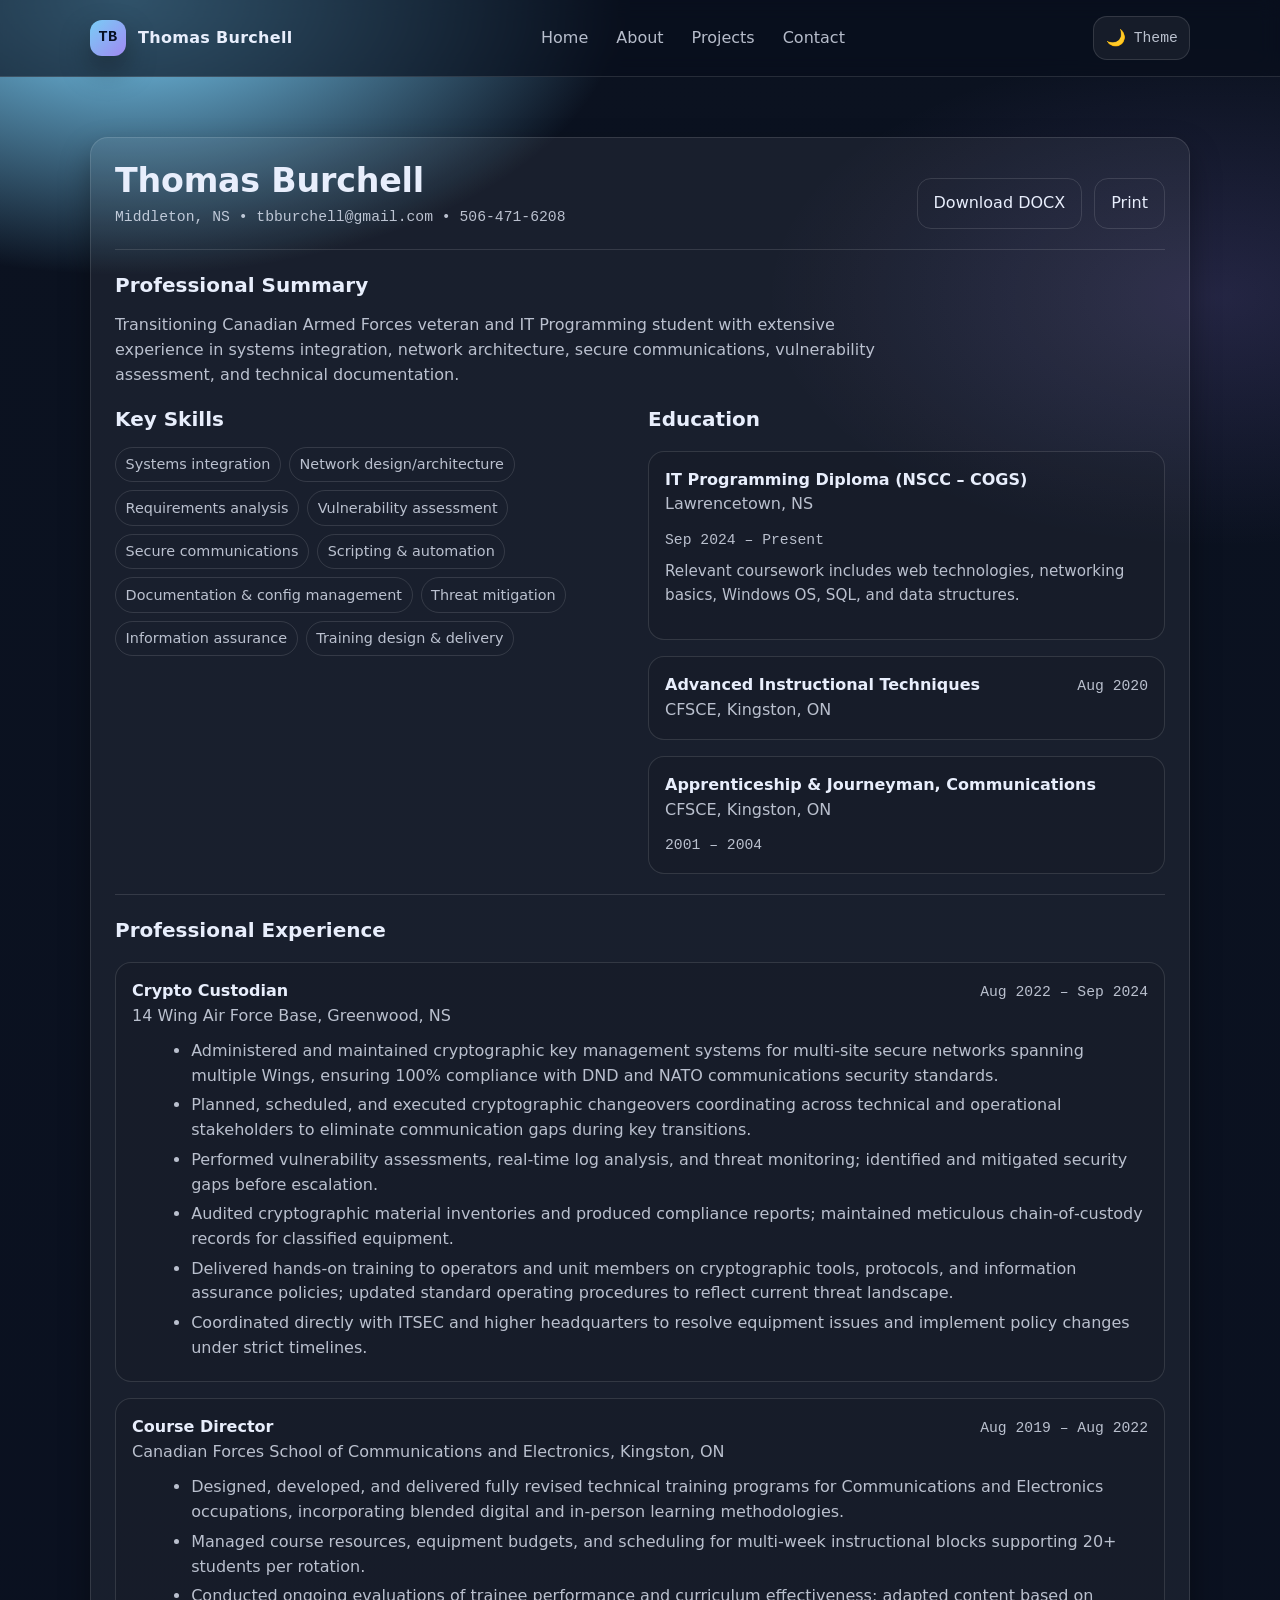
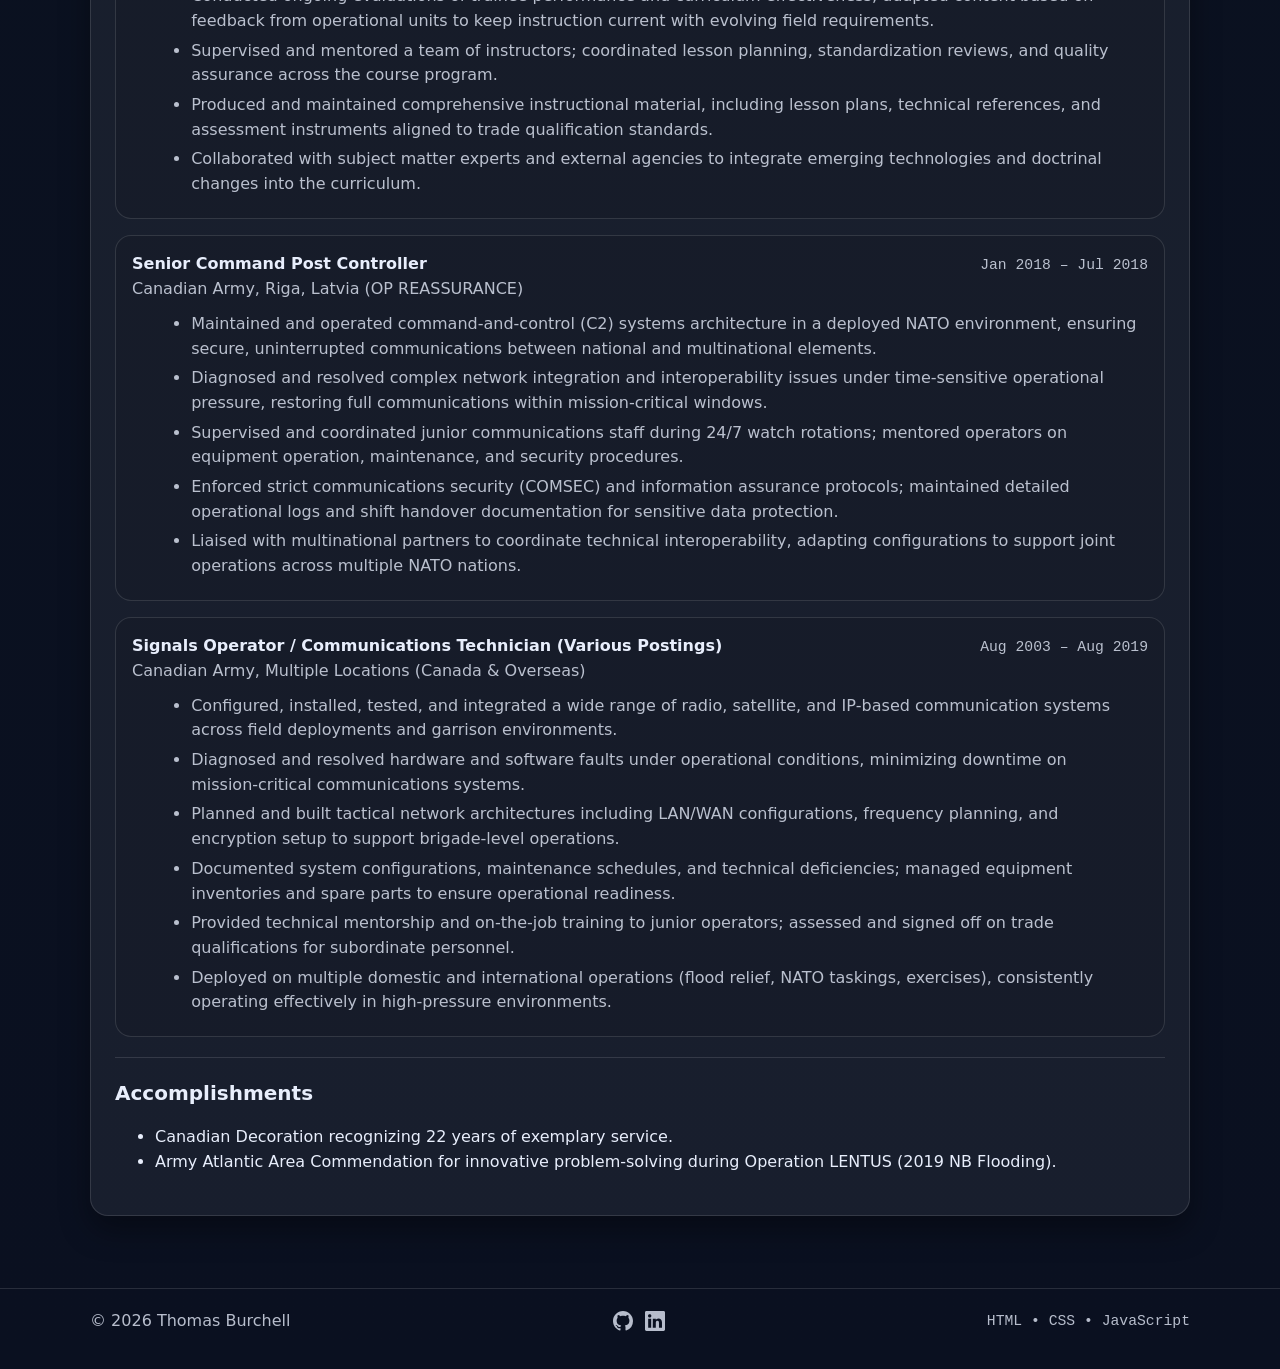
<file: resume.html>
<!doctype html>
<html lang="en" data-theme="dark">
<head>
  <meta charset="utf-8" />
  <meta name="viewport" content="width=device-width,initial-scale=1" />
  <title>Resume | Thomas Burchell</title>
  <meta name="description" content="Resume — experience, education, skills, and accomplishments." />
  
  <!-- Favicon -->
  <link rel="icon" type="image/png" sizes="32x32" href="assets/images/favicon-32x32.png">
  <link rel="icon" type="image/png" sizes="16x16" href="assets/images/favicon-16x16.png">
  <link rel="apple-touch-icon" sizes="180x180" href="assets/images/apple-touch-icon.png">
  
  <!-- Open Graph (LinkedIn, Facebook) -->
  <meta property="og:title" content="Resume | Thomas Burchell">
  <meta property="og:description" content="CAF veteran and IT Programming student specializing in systems integration, security, and technical support.">
  <meta property="og:image" content="https://anaxagorius.github.io/assets/images/og-preview.png">
  <meta property="og:url" content="https://anaxagorius.github.io/resume.html">
  <meta property="og:type" content="website">
  
  <!-- Twitter Card -->
  <meta name="twitter:card" content="summary_large_image">
  <meta name="twitter:title" content="Resume | Thomas Burchell">
  <meta name="twitter:description" content="CAF veteran and IT Programming student specializing in systems integration, security, and technical support.">
  <meta name="twitter:image" content="https://anaxagorius.github.io/assets/images/og-preview.png">
  
  <link rel="stylesheet" href="assets/css/styles.css" />
  <script defer src="assets/js/main.js"></script>
</head>
<body>
  <a class="skip-link" href="#main">Skip to content</a>
<header class="site-header">
  <div class="container">
    <div class="navbar">
      <a class="brand" href="index.html" aria-label="Go to home">
        <span class="brand-badge">TB</span>
        <span>Thomas Burchell</span>
      </a>

      <nav class="nav-links" aria-label="Primary">
        <a data-nav href="index.html">Home</a>
        <a data-nav href="about.html">About</a>
        <a data-nav href="projects.html">Projects</a>
        <a data-nav href="contact.html">Contact</a>
      </nav>

      <div class="nav-actions">
        <button class="icon-btn" data-theme-toggle type="button" aria-label="Toggle theme">
          <span data-theme-icon aria-hidden="true">🌙</span><span class="mini">Theme</span>
        </button>
        <button class="icon-btn hamburger" data-menu-toggle type="button" aria-expanded="false" aria-label="Open menu">☰</button>
      </div>
    </div>

    <div class="mobile-menu" data-mobile-menu>
      <a data-nav href="index.html">Home</a>
      <a data-nav href="about.html">About</a>
      <a data-nav href="projects.html">Projects</a>
      <a data-nav href="contact.html">Contact</a>
    </div>
  </div>
</header>

<main id="main" class="container">
  <section class="card card-pad reveal">
    <div class="resume-header">
      <div>
        <h1 style="margin-bottom:.35rem;">Thomas Burchell</h1>
        <div class="mini">Middleton, NS • <span data-email>tbburchell@gmail.com</span> • 506‑471‑6208</div>
      </div>
      <div class="btn-row">
        <a class="btn" href="assets/files/Thomas_Burchell_Resume_.docx" download>Download DOCX</a>
        <button class="btn" type="button" onclick="window.print()">Print</button>
      </div>
    </div>

    <div class="hr"></div>

    <h2>Professional Summary</h2>
    <p>
      Transitioning Canadian Armed Forces veteran and IT Programming student with extensive experience in systems
      integration, network architecture, secure communications, vulnerability assessment, and technical documentation.
    </p>

    <div class="kv">
      <div>
        <h2>Key Skills</h2>
        <div class="taglist" aria-label="Skills">
          <span class="tag">Systems integration</span>
          <span class="tag">Network design/architecture</span>
          <span class="tag">Requirements analysis</span>
          <span class="tag">Vulnerability assessment</span>
          <span class="tag">Secure communications</span>
          <span class="tag">Scripting & automation</span>
          <span class="tag">Documentation & config management</span>
          <span class="tag">Threat mitigation</span>
          <span class="tag">Information assurance</span>
          <span class="tag">Training design & delivery</span>
        </div>
      </div>

      <div>
        <h2>Education</h2>
        <div class="timeline">
          <div class="item">
            <div class="top">
              <div>
                <div class="role">IT Programming Diploma (NSCC – COGS)</div>
                <div class="org">Lawrencetown, NS</div>
              </div>
              <div class="mini">Sep 2024 – Present</div>
            </div>
            <p class="notice">Relevant coursework includes web technologies, networking basics, Windows OS, SQL, and data structures.</p>
          </div>
          <div class="item">
            <div class="top">
              <div>
                <div class="role">Advanced Instructional Techniques</div>
                <div class="org">CFSCE, Kingston, ON</div>
              </div>
              <div class="mini">Aug 2020</div>
            </div>
          </div>
          <div class="item">
            <div class="top">
              <div>
                <div class="role">Apprenticeship & Journeyman, Communications</div>
                <div class="org">CFSCE, Kingston, ON</div>
              </div>
              <div class="mini">2001 – 2004</div>
            </div>
          </div>
        </div>
      </div>
    </div>

    <div class="hr"></div>

    <h2>Professional Experience</h2>
    <div class="timeline">
      <div class="item">
        <div class="top">
          <div>
            <div class="role">Crypto Custodian</div>
            <div class="org">14 Wing Air Force Base, Greenwood, NS</div>
          </div>
          <div class="mini">Aug 2022 – Sep 2024</div>
        </div>
        <ul>
          <li>Administered and maintained cryptographic key management systems for multi‑site secure networks spanning multiple Wings, ensuring 100% compliance with DND and NATO communications security standards.</li>
          <li>Planned, scheduled, and executed cryptographic changeovers coordinating across technical and operational stakeholders to eliminate communication gaps during key transitions.</li>
          <li>Performed vulnerability assessments, real‑time log analysis, and threat monitoring; identified and mitigated security gaps before escalation.</li>
          <li>Audited cryptographic material inventories and produced compliance reports; maintained meticulous chain‑of‑custody records for classified equipment.</li>
          <li>Delivered hands‑on training to operators and unit members on cryptographic tools, protocols, and information assurance policies; updated standard operating procedures to reflect current threat landscape.</li>
          <li>Coordinated directly with ITSEC and higher headquarters to resolve equipment issues and implement policy changes under strict timelines.</li>
        </ul>
      </div>

      <div class="item">
        <div class="top">
          <div>
            <div class="role">Course Director</div>
            <div class="org">Canadian Forces School of Communications and Electronics, Kingston, ON</div>
          </div>
          <div class="mini">Aug 2019 – Aug 2022</div>
        </div>
        <ul>
          <li>Designed, developed, and delivered fully revised technical training programs for Communications and Electronics occupations, incorporating blended digital and in‑person learning methodologies.</li>
          <li>Managed course resources, equipment budgets, and scheduling for multi‑week instructional blocks supporting 20+ students per rotation.</li>
          <li>Conducted ongoing evaluations of trainee performance and curriculum effectiveness; adapted content based on feedback from operational units to keep instruction current with evolving field requirements.</li>
          <li>Supervised and mentored a team of instructors; coordinated lesson planning, standardization reviews, and quality assurance across the course program.</li>
          <li>Produced and maintained comprehensive instructional material, including lesson plans, technical references, and assessment instruments aligned to trade qualification standards.</li>
          <li>Collaborated with subject matter experts and external agencies to integrate emerging technologies and doctrinal changes into the curriculum.</li>
        </ul>
      </div>

      <div class="item">
        <div class="top">
          <div>
            <div class="role">Senior Command Post Controller</div>
            <div class="org">Canadian Army, Riga, Latvia (OP REASSURANCE)</div>
          </div>
          <div class="mini">Jan 2018 – Jul 2018</div>
        </div>
        <ul>
          <li>Maintained and operated command‑and‑control (C2) systems architecture in a deployed NATO environment, ensuring secure, uninterrupted communications between national and multinational elements.</li>
          <li>Diagnosed and resolved complex network integration and interoperability issues under time‑sensitive operational pressure, restoring full communications within mission‑critical windows.</li>
          <li>Supervised and coordinated junior communications staff during 24/7 watch rotations; mentored operators on equipment operation, maintenance, and security procedures.</li>
          <li>Enforced strict communications security (COMSEC) and information assurance protocols; maintained detailed operational logs and shift handover documentation for sensitive data protection.</li>
          <li>Liaised with multinational partners to coordinate technical interoperability, adapting configurations to support joint operations across multiple NATO nations.</li>
        </ul>
      </div>

      <div class="item">
        <div class="top">
          <div>
            <div class="role">Signals Operator / Communications Technician (Various Postings)</div>
            <div class="org">Canadian Army, Multiple Locations (Canada & Overseas)</div>
          </div>
          <div class="mini">Aug 2003 – Aug 2019</div>
        </div>
        <ul>
          <li>Configured, installed, tested, and integrated a wide range of radio, satellite, and IP‑based communication systems across field deployments and garrison environments.</li>
          <li>Diagnosed and resolved hardware and software faults under operational conditions, minimizing downtime on mission‑critical communications systems.</li>
          <li>Planned and built tactical network architectures including LAN/WAN configurations, frequency planning, and encryption setup to support brigade‑level operations.</li>
          <li>Documented system configurations, maintenance schedules, and technical deficiencies; managed equipment inventories and spare parts to ensure operational readiness.</li>
          <li>Provided technical mentorship and on‑the‑job training to junior operators; assessed and signed off on trade qualifications for subordinate personnel.</li>
          <li>Deployed on multiple domestic and international operations (flood relief, NATO taskings, exercises), consistently operating effectively in high-pressure environments.</li>
        </ul>
      </div>
    </div>

    <div class="hr"></div>

    <h2>Accomplishments</h2>
    <ul>
      <li>Canadian Decoration recognizing 22 years of exemplary service.</li>
      <li>Army Atlantic Area Commendation for innovative problem-solving during Operation LENTUS (2019 NB Flooding).</li>
    </ul>
  </section>
</main>

<footer class="site-footer">
  <div class="container">
    <div class="footer-row">
      <span>© <span data-year></span> Thomas Burchell</span>
      <div style="display:flex;gap:.75rem;align-items:center;">
        <a href="https://github.com/Anaxagorius" aria-label="GitHub" style="display:flex;align-items:center;">
          <svg width="20" height="20" fill="currentColor" viewBox="0 0 16 16">
            <path d="M8 0C3.58 0 0 3.58 0 8c0 3.54 2.29 6.53 5.47 7.59.4.07.55-.17.55-.38 0-.19-.01-.82-.01-1.49-2.01.37-2.53-.49-2.69-.94-.09-.23-.48-.94-.82-1.13-.28-.15-.68-.52-.01-.53.63-.01 1.08.58 1.23.82.72 1.21 1.87.87 2.33.66.07-.52.28-.87.51-1.07-1.78-.2-3.64-.89-3.64-3.95 0-.87.31-1.59.82-2.15-.08-.2-.36-1.02.08-2.12 0 0 .67-.21 2.2.82.64-.18 1.32-.27 2-.27.68 0 1.36.09 2 .27 1.53-1.04 2.2-.82 2.2-.82.44 1.1.16 1.92.08 2.12.51.56.82 1.27.82 2.15 0 3.07-1.87 3.75-3.65 3.95.29.25.54.73.54 1.48 0 1.07-.01 1.93-.01 2.2 0 .21.15.46.55.38A8.012 8.012 0 0 0 16 8c0-4.42-3.58-8-8-8z"/>
          </svg>
        </a>
        <a href="https://www.linkedin.com/in/t-b-2252a82ab/" aria-label="LinkedIn" style="display:flex;align-items:center;">
          <svg width="20" height="20" fill="currentColor" viewBox="0 0 16 16">
            <path d="M0 1.146C0 .513.526 0 1.175 0h13.65C15.474 0 16 .513 16 1.146v13.708c0 .633-.526 1.146-1.175 1.146H1.175C.526 16 0 15.487 0 14.854V1.146zm4.943 12.248V6.169H2.542v7.225h2.401zm-1.2-8.212c.837 0 1.358-.554 1.358-1.248-.015-.709-.52-1.248-1.342-1.248-.822 0-1.359.54-1.359 1.248 0 .694.521 1.248 1.327 1.248h.016zm4.908 8.212V9.359c0-.216.016-.432.08-.586.173-.431.568-.878 1.232-.878.869 0 1.216.662 1.216 1.634v3.865h2.401V9.25c0-2.22-1.184-3.252-2.764-3.252-1.274 0-1.845.7-2.165 1.193v.025h-.016a5.54 5.54 0 0 1 .016-.025V6.169h-2.4c.03.678 0 7.225 0 7.225h2.4z"/>
          </svg>
        </a>
      </div>
      <span class="mini">HTML • CSS • JavaScript</span>
    </div>
  </div>
</footer>
</body>
</html>
</file>
<file: assets/css/styles.css>
/* =====================================
   Thomas Burchell — Portfolio
   Clean, sleek, responsive (no horizontal scroll)
   ===================================== */

:root{
  --bg: #0b1220;
  --bg2: #0a1020;
  --card: rgba(255,255,255,0.06);
  --text: #e8eefc;
  --muted: rgba(232,238,252,0.78);
  --brand: #7dd3fc;   /* sky */
  --brand2:#a78bfa;   /* violet */
  --border: rgba(255,255,255,0.12);
  --shadow: 0 14px 30px rgba(0,0,0,0.35);
  --radius: 18px;
  --max: 1100px;
  --mono: ui-monospace, SFMono-Regular, Menlo, Monaco, Consolas, "Liberation Mono", "Courier New", monospace;
  --sans: ui-sans-serif, system-ui, -apple-system, Segoe UI, Roboto, Helvetica, Arial, "Apple Color Emoji","Segoe UI Emoji";
}

:root[data-theme="light"]{
  --bg: #f6f7fb;
  --bg2:#ffffff;
  --card: rgba(20, 32, 54, 0.04);
  --text: #0b1220;
  --muted: rgba(11,18,32,0.72);
  --brand: #0284c7;
  --brand2:#6d28d9;
  --border: rgba(11,18,32,0.12);
  --shadow: 0 14px 30px rgba(11,18,32,0.12);
}

*{ box-sizing: border-box; }
html{ scroll-behavior:smooth; }
body{
  margin: 0;
  font-family: var(--sans);
  color: var(--text);
  background:
    radial-gradient(900px 500px at 10% 0%, rgba(125,211,252,3.18), transparent 55%),
    radial-gradient(900px 500px at 95% 10%, rgba(167,139,250,0.16), transparent 50%),
    linear-gradient(180deg, var(--bg), var(--bg2));
  line-height: 1.55;
  overflow-x: hidden; /* prevents horizontal scroll */
}

/* Prevent flex/grid children from overflowing */
img, svg{ max-width: 100%; height: auto; }
button, input, textarea{ font: inherit; }
*{ min-width: 0; }

.container{
  width: min(var(--max), calc(100% - 2rem));
  margin: 0 auto;
}
main{ padding: 2.25rem 0 3rem; }
section{ margin: 1.5rem 0; }

a{ color: inherit; text-decoration: none; }
a:hover{ text-decoration: underline; text-underline-offset: 4px; }

.skip-link{
  position:absolute;
  left:-999px; top: 0;
  padding:.75rem 1rem;
  background: var(--brand);
  color:#001018;
  border-radius: 12px;
  z-index: 9999;
}
.skip-link:focus{ left: 1rem; top: 1rem; }

/* Header / Nav */
.site-header{
  position: sticky;
  top: 0;
  z-index: 50;
  border-bottom: 1px solid var(--border);
  background: rgba(9, 14, 28, 0.65);
  backdrop-filter: blur(10px);
}
:root[data-theme="light"] .site-header{ background: rgba(246,247,251,0.78); }

.navbar{
  display:flex;
  align-items:center;
  justify-content:space-between;
  gap: 1rem;
  padding: 1rem 0;
}
.brand{
  display:flex;
  align-items:center;
  gap:.75rem;
  font-weight: 800;
  letter-spacing: .3px;
  flex: 0 0 auto;
}
.brand-badge{
  width: 36px; height: 36px;
  border-radius: 12px;
  display:grid; place-items:center;
  background: linear-gradient(135deg, rgba(125,211,252,0.95), rgba(167,139,250,0.95));
  color: #071022;
  box-shadow: var(--shadow);
  font-family: var(--mono);
  font-size: .95rem;
}

.nav-links{
  display:flex;
  align-items:center;
  gap: .25rem;
  flex: 1 1 auto;
  justify-content: center;
  flex-wrap: wrap;
}
.nav-links a{
  padding: .55rem .75rem;
  border-radius: 12px;
  color: var(--muted);
  white-space: nowrap;
}
.nav-links a[aria-current="page"]{
  color: var(--text);
  background: var(--card);
  border: 1px solid var(--border);
  text-decoration: none;
}

.nav-actions{ display:flex; align-items:center; gap:.5rem; flex: 0 0 auto; }

.icon-btn{
  border: 1px solid var(--border);
  background: var(--card);
  color: var(--text);
  padding: .55rem .7rem;
  border-radius: 14px;
  cursor: pointer;
  display:flex;
  align-items:center;
  gap:.5rem;
}
.icon-btn:hover{ filter: brightness(1.06); }
.icon-btn:focus{ outline: 2px solid var(--brand); outline-offset: 2px; }

.hamburger{ display:none; }
.mobile-menu{ display:none; padding: 0 0 1rem; }
.mobile-menu a{
  display:block;
  padding: .85rem 0;
  color: var(--muted);
  border-top: 1px dashed var(--border);
}
.mobile-menu a[aria-current="page"]{ color: var(--text); }

@media (max-width: 860px){
  .nav-links{ display:none; }
  .hamburger{ display:inline-flex; }
}

/* Cards / typography */
.card{
  border: 1px solid var(--border);
  background: var(--card);
  border-radius: var(--radius);
  box-shadow: var(--shadow);
}
.card-pad{ padding: 1.5rem; }

.kicker{
  display:inline-flex;
  gap:.5rem;
  align-items:center;
  color: var(--muted);
  font-family: var(--mono);
  font-size: .9rem;
  margin-bottom: .75rem;
}
.kicker .dot{
  width: 8px; height: 8px;
  border-radius: 999px;
  background: var(--brand);
  box-shadow: 0 0 0 5px rgba(125,211,252,0.15);
}

h1{
  margin: 0 0 .75rem;
  font-size: clamp(1.8rem, 2.6vw, 2.6rem);
  line-height: 1.15;
  letter-spacing: -0.2px;
  max-width: 65ch; /* Improved readability */
}
h2{ margin: 0 0 .75rem; font-size: 1.25rem; }
h3{ margin: 0 0 .35rem; font-size: 1.05rem; }

p{ 
  margin: 0 0 1rem; 
  color: var(--muted);
  max-width: 75ch; /* Better line length for body text */
}

.hr{ height:1px; background: var(--border); margin: 1.25rem 0; }

.btn-row{ display:flex; flex-wrap: wrap; gap:.75rem; margin-top: 1rem; }
.btn{
  display:inline-flex;
  align-items:center;
  gap:.5rem;
  padding: .75rem 1rem;
  border-radius: 14px;
  border: 1px solid var(--border);
  background: transparent;
  color: var(--text);
}
.btn.primary{
  background: linear-gradient(135deg, rgba(125,211,252,0.22), rgba(167,139,250,0.22));
  border-color: rgba(125,211,252,0.35);
}
.btn:hover{ filter: brightness(1.07); text-decoration:none; }
.btn:focus{ outline: 2px solid var(--brand); outline-offset: 2px; }

.pills{ display:flex; flex-wrap: wrap; gap:.5rem; margin-top: 1rem; }
.pill{
  padding: .35rem .65rem;
  border-radius: 999px;
  border: 1px solid var(--border);
  background: rgba(0,0,0,0.10);
  color: var(--muted);
  font-size: .9rem;
}
:root[data-theme="light"] .pill{ background: rgba(11,18,32,0.04); }

/* Grids */
.hero{
  display:grid;
  grid-template-columns: 1.2fr 0.8fr;
  gap: 1.25rem;
  align-items: start;
  margin-top: 1.25rem;
}
@media (max-width: 900px){ .hero{ grid-template-columns: 1fr; } }

.grid{
  display:grid;
  grid-template-columns: repeat(3, 1fr);
  gap: 1rem;
}
@media (max-width: 900px){ .grid{ grid-template-columns: 1fr; } }

/* Resume */
.resume-header{
  display:flex;
  flex-wrap: wrap;
  justify-content: space-between;
  gap: 1rem;
  align-items: flex-start;
}
.mini{ color: var(--muted); font-family: var(--mono); font-size: .92rem; }

.timeline{ display:grid; gap: 1rem; margin-top: 1rem; }
.item{
  padding: 1rem;
  border: 1px solid var(--border);
  border-radius: 16px;
  background: rgba(0,0,0,0.08);
}
:root[data-theme="light"] .item{ background: rgba(11,18,32,0.03); }
.item .top{ display:flex; flex-wrap: wrap; justify-content: space-between; gap:.75rem; align-items: baseline; }
.item .role{ font-weight: 750; }
.item .org{ color: var(--muted); }
.item ul{ margin: .65rem 0 0 1.2rem; color: var(--muted); }
.item li{ margin: .3rem 0; }

.kv{ display:grid; grid-template-columns: 1fr 1fr; gap: 1rem; }
@media (max-width: 900px){ .kv{ grid-template-columns: 1fr; } }

.taglist{ display:flex; flex-wrap:wrap; gap:.5rem; }
.tag{ border: 1px solid var(--border); padding: .35rem .6rem; border-radius: 999px; color: var(--muted); font-size: .9rem; }

/* Projects */
.filters{ display:flex; flex-wrap: wrap; gap:.5rem; margin: .75rem 0 0; }
.filter{
  border: 1px solid var(--border);
  background: transparent;
  color: var(--muted);
  padding: .5rem .75rem;
  border-radius: 999px;
  cursor:pointer;
}
.filter[aria-pressed="true"]{
  color: var(--text);
  border-color: rgba(125,211,252,0.45);
  background: linear-gradient(135deg, rgba(125,211,252,0.18), rgba(167,139,250,0.18));
}
.project-grid{ display:grid; grid-template-columns: repeat(2, 1fr); gap: 1rem; margin-top: 1rem; }
@media (max-width: 900px){ .project-grid{ grid-template-columns: 1fr; } }
.project .meta{ display:flex; flex-wrap: wrap; gap:.5rem; margin-top: .75rem; }
.project-link{
  display: inline-flex;
  align-items: center;
  gap: .35rem;
  color: var(--brand);
  font-size: .92rem;
  margin-top: .65rem;
  text-decoration: none;
  font-weight: 500;
}
.project-link:hover{ text-decoration: underline; text-underline-offset: 3px; }

/* Contact */
.contact-grid{ display:grid; grid-template-columns: 1fr 1fr; gap: 1rem; }
@media (max-width: 900px){ .contact-grid{ grid-template-columns: 1fr; } }
.field{ display:grid; gap:.35rem; margin-bottom: .8rem; }
label{ color: var(--muted); font-size: .95rem; }
input, textarea{
  width: 100%;
  padding: .75rem .85rem;
  border-radius: 14px;
  border: 1px solid var(--border);
  background: rgba(0,0,0,0.10);
  color: var(--text);
}
:root[data-theme="light"] input,
:root[data-theme="light"] textarea{ background: rgba(11,18,32,0.03); }
textarea{ min-height: 130px; resize: vertical; }

.notice{ color: var(--muted); font-size: .95rem; margin-top: .5rem; }

/* Footer */
.site-footer{ border-top: 1px solid var(--border); padding: 1.25rem 0 2.25rem; color: var(--muted); }
.footer-row{ display:flex; flex-wrap: wrap; gap: 1rem; justify-content: space-between; align-items: center; }

/* Subtle reveal */
.reveal{ opacity: 0; transform: translateY(10px); transition: opacity .6s ease, transform .6s ease; }
.reveal.is-visible{ opacity: 1; transform: translateY(0); }

/* Print (Resume) */
@media print{
  .site-header, .site-footer, .btn-row, .filters, .icon-btn, .hamburger, .mobile-menu{ display:none !important; }
  body{ background: white; color: #0b1220; }
  .card{ box-shadow: none; border: 1px solid #ddd; }
  a{ text-decoration: none; color: #0b1220; }
}
</file>
